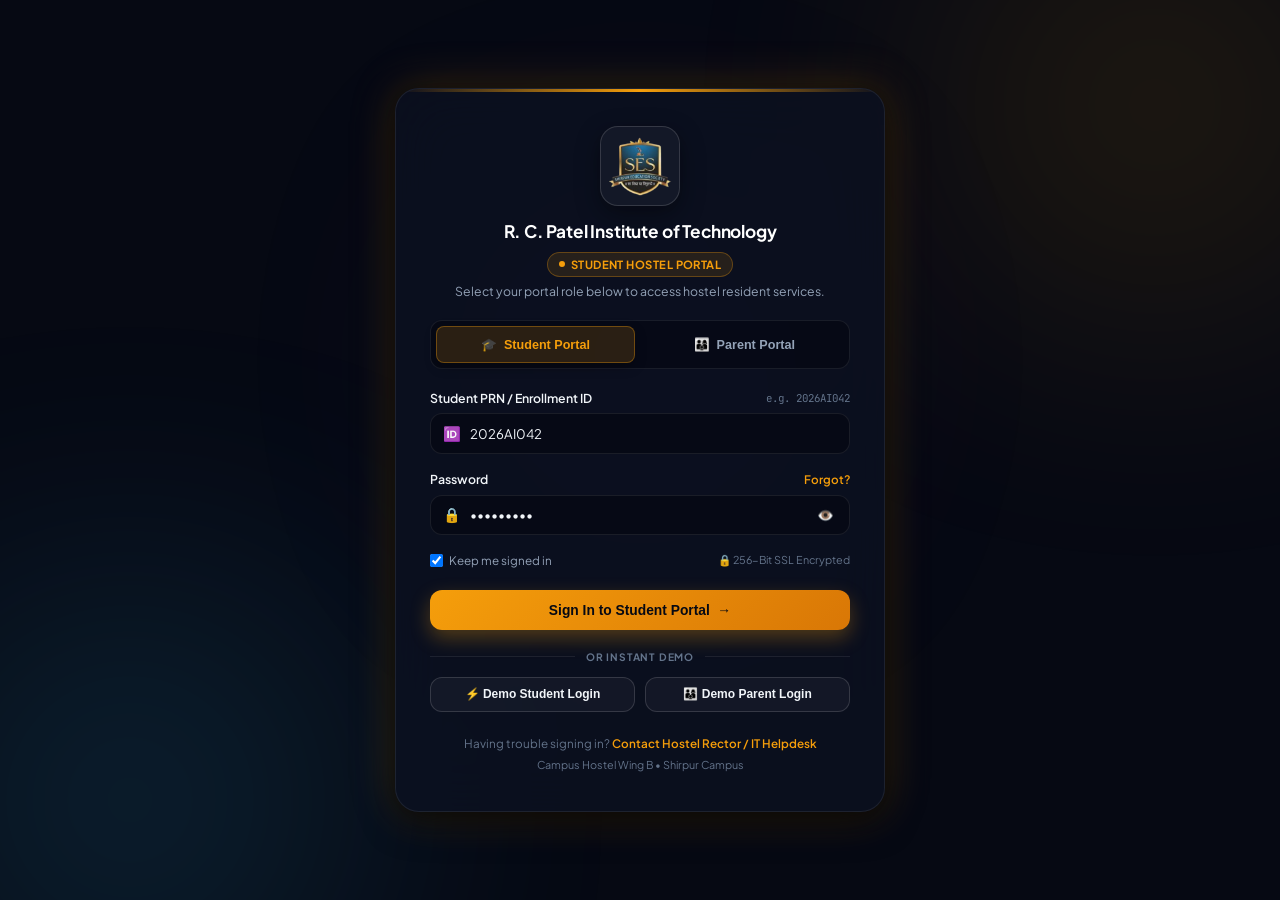
<file: frontend/INDEX.HTML>
<!DOCTYPE html>
<html lang="en">
<head>
    <meta charset="UTF-8">
    <meta name="viewport" content="width=device-width, initial-scale=1.0">
    <title>RCPIT Hostel Portal - Student & Parent Management | R. C. Patel Institute of Technology</title>
    <link rel="stylesheet" href="STYLE.CSS">
    <!-- Google Fonts -->
    <link rel="preconnect" href="https://fonts.googleapis.com">
    <link rel="preconnect" href="https://fonts.gstatic.com" crossorigin>
    <link href="https://fonts.googleapis.com/css2?family=Plus+Jakarta+Sans:wght@300;400;500;600;700;800&family=JetBrains+Mono:wght@400;500;600;700&display=swap" rel="stylesheet">
    <script src="script.js" defer></script>
</head>
<body data-theme="student">

    <!-- Ambient Lighting Background -->
    <div class="ambient-glow glow-1"></div>
    <div class="ambient-glow glow-2"></div>
    <div class="ambient-glow glow-3"></div>

    <!-- MAIN APP CONTAINER -->
    <div class="app-container" id="app-container">

        <!-- ============================================================= -->
        <!-- 1. AUTHENTICATION / LOGIN VIEW (STUDENT & PARENTS)            -->
        <!-- ============================================================= -->
        <div class="auth-view" id="auth-view">
            <div class="auth-card">
                <!-- Header / Logo -->
                <div class="auth-brand">
                    <div class="logo-wrapper">
                        <img src="LOGO.PNG.png" alt="RCPIT Official Logo" id="auth-logo">
                    </div>
                    <h1>R. C. Patel Institute of Technology</h1>
                    <div class="portal-tag" id="portal-tag-badge">
                        <span class="tag-dot"></span> <span id="portal-tag-text">Student Hostel Portal</span>
                    </div>
                    <p class="auth-subtitle" id="auth-subtitle">Select your portal role below to access hostel resident services.</p>
                </div>

                <!-- 2-Role Selector (Student / Parent) -->
                <div class="auth-role-tabs">
                    <button type="button" class="role-switch-btn active" data-role="student" id="role-btn-student">
                        <span class="role-icon">🎓</span>
                        <span class="role-title">Student Portal</span>
                    </button>
                    <button type="button" class="role-switch-btn" data-role="parent" id="role-btn-parent">
                        <span class="role-icon">👨‍👩‍👦</span>
                        <span class="role-title">Parent Portal</span>
                    </button>
                </div>

                <!-- Alert Message Box -->
                <div class="auth-alert" id="auth-alert" style="display: none;">
                    <span class="alert-icon">⚠️</span>
                    <span class="alert-text" id="auth-alert-text">Invalid Credentials</span>
                </div>

                <!-- Unified Login Form -->
                <form id="portal-login-form" class="auth-form" autocomplete="on">
                    
                    <!-- Student Field: PRN -->
                    <div class="form-group" id="group-student-prn">
                        <label for="input-student-prn">
                            <span>Student PRN / Enrollment ID</span>
                            <span class="badge-hint">e.g. 2026AI042</span>
                        </label>
                        <div class="input-container">
                            <span class="input-icon">🆔</span>
                            <input type="text" id="input-student-prn" name="student_prn" placeholder="Enter PRN (e.g. 2026AI042)" value="2026AI042" autocomplete="username">
                        </div>
                    </div>

                    <!-- Parent Field: Mobile / Email -->
                    <div class="form-group" id="group-parent-id" style="display: none;">
                        <label for="input-parent-id">
                            <span>Registered Parent Mobile / Email</span>
                            <span class="badge-hint">e.g. 9423199880</span>
                        </label>
                        <div class="input-container">
                            <span class="input-icon">📱</span>
                            <input type="text" id="input-parent-id" name="parent_id" placeholder="Enter registered phone or email" value="9423199880">
                        </div>
                    </div>

                    <!-- Parent Field: Child PRN -->
                    <div class="form-group" id="group-parent-ward" style="display: none;">
                        <label for="input-parent-ward">
                            <span>Linked Ward's Student PRN</span>
                            <span class="badge-hint">e.g. 2026AI042</span>
                        </label>
                        <div class="input-container">
                            <span class="input-icon">🔗</span>
                            <input type="text" id="input-parent-ward" name="parent_ward" placeholder="Enter Ward PRN (e.g. 2026AI042)" value="2026AI042">
                        </div>
                    </div>

                    <!-- Password Field -->
                    <div class="form-group">
                        <div class="label-row">
                            <label for="input-password">Password</label>
                            <a href="#" class="forgot-link" id="forgot-pass-btn">Forgot?</a>
                        </div>
                        <div class="input-container">
                            <span class="input-icon">🔒</span>
                            <input type="password" id="input-password" name="password" placeholder="Enter your password" value="hostel123" required autocomplete="current-password">
                            <button type="button" class="btn-toggle-pw" id="toggle-pw-btn" title="Toggle password visibility">👁️</button>
                        </div>
                    </div>

                    <div class="form-options">
                        <label class="remember-box">
                            <input type="checkbox" id="remember-me" checked>
                            <span>Keep me signed in</span>
                        </label>
                        <span class="security-badge">🔒 256-Bit SSL Encrypted</span>
                    </div>

                    <button type="submit" class="btn-primary-auth" id="btn-login-submit">
                        <span class="btn-text" id="btn-login-text">Sign In to Student Portal</span>
                        <span class="btn-arrow">→</span>
                    </button>
                </form>

                <!-- Quick One-Click Demo Access -->
                <div class="demo-auth-divider">
                    <span>OR INSTANT DEMO</span>
                </div>
                <div class="demo-btn-grid">
                    <button type="button" class="btn-demo-quick" id="btn-demo-student">
                        <span>⚡ Demo Student Login</span>
                    </button>
                    <button type="button" class="btn-demo-quick parent" id="btn-demo-parent">
                        <span>👨‍👩‍👦 Demo Parent Login</span>
                    </button>
                </div>

                <!-- Auth Footer -->
                <div class="auth-footer">
                    <p>Having trouble signing in? <a href="#" id="helpdesk-link">Contact Hostel Rector / IT Helpdesk</a></p>
                    <p class="campus-sub">Campus Hostel Wing B • Shirpur Campus</p>
                </div>
            </div>
        </div>


        <!-- ============================================================= -->
        <!-- 2. STUDENT DASHBOARD APPLICATION VIEW (9 MODULES)             -->
        <!-- ============================================================= -->
        <div class="dashboard-view" id="student-dashboard-view" style="display: none;">

            <!-- Top Header Bar -->
            <header class="app-header">
                <div class="header-left">
                    <button type="button" class="sidebar-toggle-btn" id="sidebar-toggle-btn-student" aria-label="Toggle navigation">
                        <span>☰</span>
                    </button>
                    <div class="brand-inline">
                        <img src="LOGO.PNG.png" alt="RCPIT Logo" class="header-logo">
                        <div class="brand-text-block">
                            <h2>RCPIT STUDENT HOSTEL PORTAL</h2>
                            <span>R. C. Patel Institute of Technology, Shirpur</span>
                        </div>
                    </div>
                </div>

                <div class="header-right">
                    <!-- Live Time & Status -->
                    <div class="live-status-card">
                        <div class="status-indicator online"></div>
                        <div class="live-text">
                            <span class="status-label">Hostel Status: <strong>In-Campus</strong></span>
                            <span class="clock-display live-clock-target">--:--:--</span>
                        </div>
                    </div>

                    <!-- Quick Notifications -->
                    <div class="header-action-wrapper">
                        <button type="button" class="btn-icon-head" onclick="switchStudentSection('section-notices')" title="Notices & Alerts">
                            <span class="icon">🔔</span>
                            <span class="notif-badge">3</span>
                        </button>
                    </div>

                    <!-- User Profile Quick Card -->
                    <div class="user-profile-menu">
                        <div class="user-avatar-circle student-avatar">RS</div>
                        <div class="user-meta-header">
                            <span class="user-meta-name">Rohit Sharma</span>
                            <span class="user-meta-role">PRN: 2026AI042 • Room B-304</span>
                        </div>
                        <button type="button" class="btn-signout" onclick="signOutToAuth()" title="Sign Out">
                            <span>🚪</span>
                            <span class="signout-text">Logout</span>
                        </button>
                    </div>
                </div>
            </header>

            <!-- Main App Body (Sidebar + Content Canvas) -->
            <div class="app-main-layout">

                <!-- SIDEBAR NAVIGATION -->
                <aside class="app-sidebar" id="student-sidebar">
                    <div class="student-mini-profile">
                        <div class="mini-avatar-wrap">
                            <div class="mini-avatar student-avatar">RS</div>
                            <span class="mini-badge-verified" title="Verified Resident">✓</span>
                        </div>
                        <h4>Rohit Sharma</h4>
                        <p class="mini-prn">PRN: 2026AI042</p>
                        <span class="mini-wing-pill">Block B (Boys) • Bed 02</span>
                    </div>

                    <div class="nav-section-title">STUDENT MODULES</div>
                    <nav class="sidebar-nav">
                        <!-- 1. Overview -->
                        <button type="button" class="nav-link student-nav active" data-target="section-overview">
                            <span class="nav-icon">📊</span>
                            <span class="nav-label">Dashboard Overview</span>
                        </button>

                        <!-- 2. Profile -->
                        <button type="button" class="nav-link student-nav" data-target="section-profile">
                            <span class="nav-icon">👤</span>
                            <span class="nav-label">Student Profile</span>
                        </button>

                        <!-- 3. Room Details -->
                        <button type="button" class="nav-link student-nav" data-target="section-room">
                            <span class="nav-icon">🛏️</span>
                            <span class="nav-label">Room Details</span>
                        </button>

                        <!-- 4. Complaint Submit -->
                        <button type="button" class="nav-link student-nav" data-target="section-complaint-submit">
                            <span class="nav-icon">✍️</span>
                            <span class="nav-label">Submit Complaint</span>
                        </button>

                        <!-- 5. Complaint Status -->
                        <button type="button" class="nav-link student-nav" data-target="section-complaint-status">
                            <span class="nav-icon">📋</span>
                            <span class="nav-label">Complaint Status</span>
                            <span class="nav-badge" id="badge-complaints-count">2</span>
                        </button>

                        <!-- 6. Attendance -->
                        <button type="button" class="nav-link student-nav" data-target="section-attendance">
                            <span class="nav-icon">📅</span>
                            <span class="nav-label">Attendance & Roll Call</span>
                        </button>

                        <!-- 7. Leave Request -->
                        <button type="button" class="nav-link student-nav" data-target="section-leave">
                            <span class="nav-icon">📝</span>
                            <span class="nav-label">Leave & Gate Pass</span>
                            <span class="nav-badge green">1 Active</span>
                        </button>

                        <!-- 8. Notices -->
                        <button type="button" class="nav-link student-nav" data-target="section-notices">
                            <span class="nav-icon">📢</span>
                            <span class="nav-label">Hostel Notices</span>
                            <span class="nav-badge new">New</span>
                        </button>

                        <!-- 9. Parent Details -->
                        <button type="button" class="nav-link student-nav" data-target="section-parents">
                            <span class="nav-icon">👨‍👩‍👦</span>
                            <span class="nav-label">Parent Details</span>
                        </button>
                    </nav>

                    <!-- Sidebar Support Footer -->
                    <div class="sidebar-help-box">
                        <div class="help-icon">🛡️</div>
                        <div class="help-text">
                            <strong>Warden Helpline</strong>
                            <span>Rec. Office: Ext. 402</span>
                        </div>
                        <a href="tel:+919876543210" class="btn-helpline-call">Call</a>
                    </div>
                </aside>

                <!-- MAIN CONTENT CANVAS FOR STUDENT -->
                <main class="app-content-canvas">

                    <!-- MODULE 1: DASHBOARD OVERVIEW -->
                    <section class="content-section student-section active" id="section-overview">
                        <div class="section-header-banner">
                            <div class="banner-text">
                                <span class="greeting-tag">Welcome Back 👋</span>
                                <h2>Student Command Center</h2>
                                <p>Manage your hostel residency, lodge room issues, apply for leave, and view announcements.</p>
                            </div>
                            <div class="banner-action">
                                <button type="button" class="btn-banner-primary" onclick="switchStudentSection('section-leave')">
                                    <span>🎟️ Quick Gate Pass</span>
                                </button>
                                <button type="button" class="btn-banner-secondary" onclick="switchStudentSection('section-complaint-submit')">
                                    <span>🛠️ Lodge Issue</span>
                                </button>
                            </div>
                        </div>

                        <!-- Top KPI Stats Row -->
                        <div class="kpi-grid">
                            <div class="kpi-card" onclick="switchStudentSection('section-room')">
                                <div class="kpi-icon-box amber">🛏️</div>
                                <div class="kpi-info">
                                    <span class="kpi-label">Allocated Room</span>
                                    <h3 class="kpi-val">Room B-304</h3>
                                    <span class="kpi-sub">Bed #02 • 3-Sharing Wing</span>
                                </div>
                            </div>

                            <div class="kpi-card" onclick="switchStudentSection('section-attendance')">
                                <div class="kpi-icon-box emerald">📊</div>
                                <div class="kpi-info">
                                    <span class="kpi-label">Roll Call Attendance</span>
                                    <h3 class="kpi-val">96.8%</h3>
                                    <span class="kpi-sub highlight-success">✓ 28 / 29 Days Present</span>
                                </div>
                            </div>

                            <div class="kpi-card" onclick="switchStudentSection('section-complaint-status')">
                                <div class="kpi-icon-box blue">📋</div>
                                <div class="kpi-info">
                                    <span class="kpi-label">Maintenance Tickets</span>
                                    <h3 class="kpi-val" id="overview-complaint-val">1 In Progress</h3>
                                    <span class="kpi-sub">Total 3 Lodged • 2 Resolved</span>
                                </div>
                            </div>

                            <div class="kpi-card" onclick="switchStudentSection('section-leave')">
                                <div class="kpi-icon-box violet">🎟️</div>
                                <div class="kpi-info">
                                    <span class="kpi-label">Gate Pass Status</span>
                                    <h3 class="kpi-val highlight-success">1 Approved</h3>
                                    <span class="kpi-sub">Valid till 09:30 PM Today</span>
                                </div>
                            </div>
                        </div>

                        <!-- Split Layout -->
                        <div class="dashboard-split-grid">
                            <div class="split-column">
                                <!-- Active Digital Gate Pass Box -->
                                <div class="panel-box">
                                    <div class="panel-box-header">
                                        <div class="panel-title-group">
                                            <span class="panel-emoji">🎫</span>
                                            <h3>Active Digital Gate Pass</h3>
                                        </div>
                                        <span class="status-pill active-approved">APPROVED BY RECTOR</span>
                                    </div>
                                    <div class="gate-pass-ticket">
                                        <div class="ticket-header">
                                            <div>
                                                <h4>LOCAL EVENING OUTING</h4>
                                                <span class="ticket-code">Pass ID: #RCPIT-GP-8842</span>
                                            </div>
                                            <div class="ticket-qr-mock">
                                                <span class="qr-label">SECURITY SCAN</span>
                                                <div class="qr-matrix">▦▨▧</div>
                                            </div>
                                        </div>
                                        <div class="ticket-body-grid">
                                            <div>
                                                <label>Student Name</label>
                                                <p>Rohit Sharma (2026AI042)</p>
                                            </div>
                                            <div>
                                                <label>Destination</label>
                                                <p>City Market / Stationary</p>
                                            </div>
                                            <div>
                                                <label>Exit Allowed From</label>
                                                <p>Today, 05:30 PM</p>
                                            </div>
                                            <div>
                                                <label>Must Return By</label>
                                                <p class="return-time">Today, 09:30 PM</p>
                                            </div>
                                        </div>
                                        <div class="ticket-footer">
                                            <span>🛡️ Digital Rector Signature: <strong>Dr. V. K. Patil (Verified)</strong></span>
                                        </div>
                                    </div>
                                </div>

                                <!-- Recent Complaint Activity -->
                                <div class="panel-box">
                                    <div class="panel-box-header">
                                        <div class="panel-title-group">
                                            <span class="panel-emoji">🛠️</span>
                                            <h3>Active Room Maintenance</h3>
                                        </div>
                                        <button type="button" class="btn-link-action" onclick="switchStudentSection('section-complaint-status')">View All →</button>
                                    </div>
                                    <div class="compact-ticket-item">
                                        <div class="ticket-status-dot in-progress"></div>
                                        <div class="ticket-details">
                                            <div class="ticket-title-row">
                                                <strong>Ceiling Fan Speed Regulator Issue</strong>
                                                <span class="status-badge-inline in-progress">In Progress</span>
                                            </div>
                                            <p>Technician Mr. Kailash assigned. Inspection scheduled today at 4:30 PM.</p>
                                            <span class="ticket-time-tag">Ticket #TCK-309 • Electrical • Bed 02</span>
                                        </div>
                                    </div>
                                </div>
                            </div>

                            <div class="split-column">
                                <!-- Notice Board Preview -->
                                <div class="panel-box">
                                    <div class="panel-box-header">
                                        <div class="panel-title-group">
                                            <span class="panel-emoji">📢</span>
                                            <h3>Pinned Notices & Circulars</h3>
                                        </div>
                                        <button type="button" class="btn-link-action" onclick="switchStudentSection('section-notices')">All Notices (4) →</button>
                                    </div>
                                    <div class="notice-card-compact urgent">
                                        <div class="notice-top">
                                            <span class="badge-urgent">URGENT NOTICE</span>
                                            <span class="notice-date">Today, 04:30 PM</span>
                                        </div>
                                        <h4>Hostel Night Roll Call Timings Strict Compliance</h4>
                                        <p>All residents must be present in their respective rooms for the 09:45 PM biometric inspection roll call.</p>
                                        <span class="notice-author">Issued by: Rector Office (Block B)</span>
                                    </div>

                                    <div class="notice-card-compact">
                                        <div class="notice-top">
                                            <span class="badge-general">MESS COMMITTEE</span>
                                            <span class="notice-date">Yesterday</span>
                                        </div>
                                        <h4>Sunday Special Feast Dinner Menu</h4>
                                        <p>Special dinner feast planned for all hostel wings this Sunday from 07:30 PM to 09:45 PM.</p>
                                    </div>
                                </div>

                                <!-- Quick Student Snapshot -->
                                <div class="panel-box">
                                    <div class="panel-box-header">
                                        <div class="panel-title-group">
                                            <span class="panel-emoji">📌</span>
                                            <h3>Resident Quick Summary</h3>
                                        </div>
                                    </div>
                                    <div class="quick-summary-list">
                                        <div class="summary-row">
                                            <span>Branch / Academic Year</span>
                                            <strong>B.Tech AI & Data Science (Year 3)</strong>
                                        </div>
                                        <div class="summary-row">
                                            <span>Hostel Warden / Rector</span>
                                            <strong>Dr. V. K. Patil (Mob: 9822334455)</strong>
                                        </div>
                                        <div class="summary-row">
                                            <span>Mess Token Number</span>
                                            <strong class="highlight-success">Active Card #RCPIT-M-8821</strong>
                                        </div>
                                        <div class="summary-row">
                                            <span>Hostel Fee Status</span>
                                            <strong class="highlight-success">₹65,000 Paid (No Dues)</strong>
                                        </div>
                                    </div>
                                </div>
                            </div>
                        </div>
                    </section>

                    <!-- MODULE 2: STUDENT PROFILE -->
                    <section class="content-section student-section" id="section-profile">
                        <div class="section-title-wrap">
                            <div>
                                <h2>Student Resident Profile</h2>
                                <p>Personal, academic, and residential credentials registered in RCPIT Hostel master records.</p>
                            </div>
                            <button type="button" class="btn-primary-action" onclick="window.print()">
                                <span>🖨️ Print Resident ID Slip</span>
                            </button>
                        </div>

                        <div class="profile-layout-grid">
                            <!-- Digital ID Card -->
                            <div class="student-id-card-preview">
                                <div class="id-card-header">
                                    <img src="LOGO.PNG.png" alt="RCPIT Logo" class="id-logo">
                                    <div>
                                        <h3>R. C. PATEL INSTITUTE OF TECHNOLOGY</h3>
                                        <span>HOSTEL RESIDENT DIGITAL CARD</span>
                                    </div>
                                </div>
                                <div class="id-card-body">
                                    <div class="id-photo-frame">
                                        <div class="id-photo-placeholder student-avatar">RS</div>
                                        <span class="id-active-tag">ACTIVE RESIDENT</span>
                                    </div>
                                    <div class="id-student-info">
                                        <h3>Rohit Sharma</h3>
                                        <p class="id-prn">PRN: <strong>2026AI042</strong></p>
                                        <p class="id-dept">Dept of Artificial Intelligence & Data Science</p>
                                        <div class="id-room-badge">
                                            <span>Hostel: <strong>Block B</strong></span>
                                            <span>Room: <strong>B-304 (Bed 2)</strong></span>
                                        </div>
                                    </div>
                                </div>
                                <div class="id-card-footer">
                                    <div class="barcode-mock">||| | |||| | | ||||| || | |||| |||</div>
                                    <span>Academic Session 2025 - 2026</span>
                                </div>
                            </div>

                            <!-- Details Column -->
                            <div class="profile-details-column">
                                <div class="panel-box">
                                    <div class="panel-box-header">
                                        <div class="panel-title-group">
                                            <span class="panel-emoji">🎓</span>
                                            <h3>Academic & Personal Information</h3>
                                        </div>
                                    </div>
                                    <div class="details-form-grid">
                                        <div class="field-item">
                                            <label>Full Student Name</label>
                                            <div class="field-val">Rohit Devendra Sharma</div>
                                        </div>
                                        <div class="field-item">
                                            <label>Permanent PRN Number</label>
                                            <div class="field-val font-mono">2026AI042</div>
                                        </div>
                                        <div class="field-item">
                                            <label>Degree & Branch</label>
                                            <div class="field-val">B.Tech - Artificial Intelligence & Data Science</div>
                                        </div>
                                        <div class="field-item">
                                            <label>Academic Year & Semester</label>
                                            <div class="field-val">Third Year (Semester VI)</div>
                                        </div>
                                        <div class="field-item">
                                            <label>Official College Email</label>
                                            <div class="field-val font-mono">rohit.sharma@rcpit.ac.in</div>
                                        </div>
                                        <div class="field-item">
                                            <label>Student Contact Number</label>
                                            <div class="field-val font-mono">+91 98765 43210</div>
                                        </div>
                                        <div class="field-item">
                                            <label>Date of Birth</label>
                                            <div class="field-val">12 July 2004</div>
                                        </div>
                                        <div class="field-item">
                                            <label>Blood Group</label>
                                            <div class="field-val highlight-danger">O +ve</div>
                                        </div>
                                    </div>
                                </div>

                                <div class="panel-box">
                                    <div class="panel-box-header">
                                        <div class="panel-title-group">
                                            <span class="panel-emoji">🏢</span>
                                            <h3>Hostel Allotment & Security Records</h3>
                                        </div>
                                    </div>
                                    <div class="details-form-grid">
                                        <div class="field-item">
                                            <label>Hostel Wing / Block</label>
                                            <div class="field-val">Block B (Boys Senior Hostel)</div>
                                        </div>
                                        <div class="field-item">
                                            <label>Room & Floor</label>
                                            <div class="field-val">Room B-304 (3rd Floor)</div>
                                        </div>
                                        <div class="field-item">
                                            <label>Bed Allotment</label>
                                            <div class="field-val">Bed #02 (Window Side)</div>
                                        </div>
                                        <div class="field-item">
                                            <label>Admission Date</label>
                                            <div class="field-val">01 July 2024</div>
                                        </div>
                                        <div class="field-item">
                                            <label>Biometric Punch ID</label>
                                            <div class="field-val font-mono">BIO-RCPIT-0942</div>
                                        </div>
                                        <div class="field-item">
                                            <label>Disciplinary Record</label>
                                            <div class="field-val highlight-success">Clean Record (Zero Infractions)</div>
                                        </div>
                                    </div>
                                </div>
                            </div>
                        </div>
                    </section>

                    <!-- MODULE 3: ROOM DETAILS -->
                    <section class="content-section student-section" id="section-room">
                        <div class="section-title-wrap">
                            <div>
                                <h2>Room Details & Roommates</h2>
                                <p>Information about your allocated room, furniture inventory, utilities, and fellow roommates.</p>
                            </div>
                            <button type="button" class="btn-primary-action" onclick="switchStudentSection('section-complaint-submit')">
                                <span>🛠️ Report Room Fixture Issue</span>
                            </button>
                        </div>

                        <div class="room-hero-card">
                            <div class="room-hero-left">
                                <div class="room-badge-large">B-304</div>
                                <div>
                                    <h3>Hostel Block B • 3rd Floor (East Wing)</h3>
                                    <p>3-Sharing Deluxe Student Room with Attached Washroom & Balcony</p>
                                    <div class="room-tags">
                                        <span class="tag-pill">🛏️ 3 Bed Capacity</span>
                                        <span class="tag-pill">📶 High-Speed LAN + Wi-Fi</span>
                                        <span class="tag-pill">⚡ 24/7 Power Backup</span>
                                        <span class="tag-pill">🚿 Solar Hot Water</span>
                                    </div>
                                </div>
                            </div>
                            <div class="room-hero-right">
                                <div class="bed-allocated-box">
                                    <span>YOUR BED NUMBER</span>
                                    <h2>BED #02</h2>
                                    <small>East Window Facing</small>
                                </div>
                            </div>
                        </div>

                        <div class="dashboard-split-grid">
                            <div class="split-column">
                                <div class="panel-box">
                                    <div class="panel-box-header">
                                        <div class="panel-title-group">
                                            <span class="panel-emoji">👥</span>
                                            <h3>Assigned Roommates</h3>
                                        </div>
                                        <span class="badge-count">3 / 3 Occupied</span>
                                    </div>
                                    <div class="roommates-list">
                                        <div class="roommate-card current-user">
                                            <div class="roommate-avatar self">RS</div>
                                            <div class="roommate-info">
                                                <div class="roommate-name-row">
                                                    <h4>Rohit Sharma <span class="self-tag">(You)</span></h4>
                                                    <span class="bed-pill">Bed #02</span>
                                                </div>
                                                <p>PRN: 2026AI042 • B.Tech AI & DS (Yr 3)</p>
                                                <div class="roommate-contact">
                                                    <span>📞 +91 98765 43210</span>
                                                    <span>📍 Hometown: Nashik</span>
                                                </div>
                                            </div>
                                        </div>
                                        <div class="roommate-card">
                                            <div class="roommate-avatar">AP</div>
                                            <div class="roommate-info">
                                                <div class="roommate-name-row">
                                                    <h4>Aditya Patil</h4>
                                                    <span class="bed-pill">Bed #01</span>
                                                </div>
                                                <p>PRN: 2026CS108 • B.Tech Computer Engg (Yr 3)</p>
                                                <div class="roommate-contact">
                                                    <span>📞 +91 98234 11223</span>
                                                    <span>📍 Hometown: Jalgaon</span>
                                                </div>
                                            </div>
                                        </div>
                                        <div class="roommate-card">
                                            <div class="roommate-avatar">SK</div>
                                            <div class="roommate-info">
                                                <div class="roommate-name-row">
                                                    <h4>Sameer Kulkarni</h4>
                                                    <span class="bed-pill">Bed #03</span>
                                                </div>
                                                <p>PRN: 2026IT055 • B.Tech Information Tech (Yr 3)</p>
                                                <div class="roommate-contact">
                                                    <span>📞 +91 94032 88771</span>
                                                    <span>📍 Hometown: Pune</span>
                                                </div>
                                            </div>
                                        </div>
                                    </div>
                                </div>
                            </div>

                            <div class="split-column">
                                <div class="panel-box">
                                    <div class="panel-box-header">
                                        <div class="panel-title-group">
                                            <span class="panel-emoji">📦</span>
                                            <h3>Room Inventory & Fixture Status</h3>
                                        </div>
                                        <span class="badge-status ok">All Inspected ✓</span>
                                    </div>
                                    <div class="inventory-grid">
                                        <div class="inventory-item">
                                            <span class="inv-icon">🛏️</span>
                                            <div class="inv-info"><strong>Study Cot & Mattress</strong><span>Tag: B304-BED-2</span></div>
                                            <span class="inv-status good">Good</span>
                                        </div>
                                        <div class="inventory-item">
                                            <span class="inv-icon">📚</span>
                                            <div class="inv-info"><strong>Study Table & Chair</strong><span>Tag: B304-TBL-2</span></div>
                                            <span class="inv-status good">Good</span>
                                        </div>
                                        <div class="inventory-item">
                                            <span class="inv-icon">🚪</span>
                                            <div class="inv-info"><strong>Steel Almirah Locker</strong><span>Tag: B304-LKR-2</span></div>
                                            <span class="inv-status good">Good</span>
                                        </div>
                                        <div class="inventory-item">
                                            <span class="inv-icon">💡</span>
                                            <div class="inv-info"><strong>Tube light & Night Lamp</strong><span>LED 20W</span></div>
                                            <span class="inv-status good">Working</span>
                                        </div>
                                        <div class="inventory-item">
                                            <span class="inv-icon">🌀</span>
                                            <div class="inv-info"><strong>Ceiling Fan & Regulator</strong><span>Regulator check required</span></div>
                                            <span class="inv-status repair">Repair Open</span>
                                        </div>
                                        <div class="inventory-item">
                                            <span class="inv-icon">🌐</span>
                                            <div class="inv-info"><strong>Gigabit LAN Port</strong><span>Port #B304-P2</span></div>
                                            <span class="inv-status good">Active</span>
                                        </div>
                                    </div>
                                </div>
                            </div>
                        </div>
                    </section>

                    <!-- MODULE 4: COMPLAINT SUBMIT -->
                    <section class="content-section student-section" id="section-complaint-submit">
                        <div class="section-title-wrap">
                            <div>
                                <h2>Submit Room Maintenance / Complaint</h2>
                                <p>Lodge electrical, plumbing, Wi-Fi, carpentry, cleanliness, or food complaints directly to hostel maintenance staff.</p>
                            </div>
                            <button type="button" class="btn-secondary-action" onclick="switchStudentSection('section-complaint-status')">
                                <span>📋 View Past Complaint Status</span>
                            </button>
                        </div>

                        <div class="form-card-container">
                            <div class="form-card">
                                <form id="complaint-submission-form" class="app-form">
                                    <div class="form-row-2">
                                        <div class="form-group">
                                            <label for="complaint-category">Issue Category <span class="req">*</span></label>
                                            <div class="input-container">
                                                <span class="input-icon">📂</span>
                                                <select id="complaint-category" class="select-input" required>
                                                    <option value="" disabled selected>Select category of grievance</option>
                                                    <option value="Electrical">⚡ Electrical (Fan, Light, Switch, Geyser)</option>
                                                    <option value="Plumbing">🚰 Plumbing (Tap Leak, Bathroom, Flush)</option>
                                                    <option value="Internet / Wi-Fi">🌐 Wi-Fi & LAN Network Issue</option>
                                                    <option value="Carpentry & Furniture">🪑 Carpentry (Bed, Table, Almirah)</option>
                                                    <option value="Cleanliness & Housekeeping">🧹 Housekeeping & Room Cleanliness</option>
                                                    <option value="Mess & Food">🍱 Mess Food Quality / Drinking Water</option>
                                                </select>
                                            </div>
                                        </div>
                                        <div class="form-group">
                                            <label for="complaint-priority">Priority / Urgency Level <span class="req">*</span></label>
                                            <div class="input-container">
                                                <span class="input-icon">🚨</span>
                                                <select id="complaint-priority" class="select-input" required>
                                                    <option value="Medium" selected>🟡 Medium (Within 24 Hours)</option>
                                                    <option value="High">🟠 High Priority (Within 6 Hours)</option>
                                                    <option value="Emergency">🔴 Critical / Emergency (Immediate Dispatch)</option>
                                                    <option value="Low">🟢 Low Priority (Routine Maintenance)</option>
                                                </select>
                                            </div>
                                        </div>
                                    </div>

                                    <div class="form-row-2">
                                        <div class="form-group">
                                            <label for="complaint-room">Location / Room Number <span class="req">*</span></label>
                                            <div class="input-container">
                                                <span class="input-icon">📍</span>
                                                <input type="text" id="complaint-room" value="Room B-304 (Bed 2)" required>
                                            </div>
                                        </div>
                                        <div class="form-group">
                                            <label for="complaint-time-pref">Preferred Visit Time</label>
                                            <div class="input-container">
                                                <span class="input-icon">⏰</span>
                                                <select id="complaint-time-pref" class="select-input">
                                                    <option value="Morning (9:00 AM - 12:00 PM)">Morning (9:00 AM - 12:00 PM)</option>
                                                    <option value="Afternoon (2:00 PM - 5:00 PM)" selected>Afternoon (2:00 PM - 5:00 PM)</option>
                                                    <option value="Evening (5:00 PM - 7:30 PM)">Evening (5:00 PM - 7:30 PM)</option>
                                                </select>
                                            </div>
                                        </div>
                                    </div>

                                    <div class="form-group">
                                        <label for="complaint-title">Brief Complaint Subject <span class="req">*</span></label>
                                        <div class="input-container">
                                            <span class="input-icon">📌</span>
                                            <input type="text" id="complaint-title" placeholder="e.g. Bathroom tap leaking or Study light not glowing" required>
                                        </div>
                                    </div>

                                    <div class="form-group">
                                        <label for="complaint-description">Detailed Description of Problem <span class="req">*</span></label>
                                        <textarea id="complaint-description" rows="4" placeholder="Please describe the exact issue to help the maintenance technician..." required></textarea>
                                    </div>

                                    <div class="form-group">
                                        <label>Attach Photo (Optional)</label>
                                        <div class="file-upload-dropzone" id="file-dropzone">
                                            <span class="upload-icon">📷</span>
                                            <p><strong>Click to browse photo</strong> or drag image here</p>
                                            <input type="file" id="complaint-file" accept="image/*" style="display:none;">
                                            <div id="file-preview-name" class="file-preview-badge" style="display:none;"></div>
                                        </div>
                                    </div>

                                    <div class="form-btn-actions">
                                        <button type="submit" class="btn-submit-main">
                                            <span>🛠️ Lodge Maintenance Complaint</span>
                                        </button>
                                        <button type="reset" class="btn-reset-main">
                                            <span>Clear Form</span>
                                        </button>
                                    </div>
                                </form>
                            </div>

                            <div class="form-guidelines-box">
                                <h3>💡 Maintenance Guidelines</h3>
                                <ul class="guideline-list">
                                    <li><strong>Emergency Issues:</strong> For water pipe burst or spark hazards, contact the Rector directly at <code>Ext. 402</code>.</li>
                                    <li><strong>Technician Entry:</strong> Staff will enter only when resident is present or authorized.</li>
                                    <li><strong>Live Tracking:</strong> Updates appear in <em>Complaint Status</em> module.</li>
                                </ul>
                            </div>
                        </div>
                    </section>

                    <!-- MODULE 5: COMPLAINT STATUS -->
                    <section class="content-section student-section" id="section-complaint-status">
                        <div class="section-title-wrap">
                            <div>
                                <h2>Complaint Status & History</h2>
                                <p>Track the real-time status of all grievances and maintenance tickets lodged by you.</p>
                            </div>
                            <button type="button" class="btn-primary-action" onclick="switchStudentSection('section-complaint-submit')">
                                <span>✍️ Submit New Complaint</span>
                            </button>
                        </div>

                        <div class="filter-bar">
                            <div class="filter-tabs">
                                <button type="button" class="filter-tab student-cfilter active" data-filter="all">All Complaints (<span id="count-all">3</span>)</button>
                                <button type="button" class="filter-tab student-cfilter" data-filter="In Progress">In Progress (<span id="count-inprogress">1</span>)</button>
                                <button type="button" class="filter-tab student-cfilter" data-filter="Pending">Pending (<span id="count-pending">0</span>)</button>
                                <button type="button" class="filter-tab student-cfilter" data-filter="Resolved">Resolved (<span id="count-resolved">2</span>)</button>
                            </div>
                            <div class="search-input-box">
                                <span class="search-icon">🔍</span>
                                <input type="text" id="search-complaints" placeholder="Search tickets by ID or title...">
                            </div>
                        </div>

                        <div class="complaints-card-list" id="complaints-container"></div>
                    </section>

                    <!-- MODULE 6: ATTENDANCE & ROLL CALL -->
                    <section class="content-section student-section" id="section-attendance">
                        <div class="section-title-wrap">
                            <div>
                                <h2>Hostel Attendance & Night Roll Call</h2>
                                <p>Daily 09:45 PM night roll call records, monthly attendance percentage, and biometric log verification.</p>
                            </div>
                            <div class="attendance-filter-month">
                                <span>Month: <strong>August 2026</strong></span>
                            </div>
                        </div>

                        <div class="kpi-grid">
                            <div class="kpi-card">
                                <div class="kpi-icon-box emerald">📈</div>
                                <div class="kpi-info">
                                    <span class="kpi-label">Monthly Attendance Rate</span>
                                    <h3 class="kpi-val highlight-success">96.8%</h3>
                                    <span class="kpi-sub">Target: Minimum 85% Required</span>
                                </div>
                            </div>
                            <div class="kpi-card">
                                <div class="kpi-icon-box emerald">✅</div>
                                <div class="kpi-info">
                                    <span class="kpi-label">Present Days</span>
                                    <h3 class="kpi-val">28 Days</h3>
                                    <span class="kpi-sub">In-room biometric verified</span>
                                </div>
                            </div>
                            <div class="kpi-card">
                                <div class="kpi-icon-box blue">🏖️</div>
                                <div class="kpi-info">
                                    <span class="kpi-label">Approved Leaves</span>
                                    <h3 class="kpi-val">1 Day</h3>
                                    <span class="kpi-sub">Home visit with parent consent</span>
                                </div>
                            </div>
                            <div class="kpi-card">
                                <div class="kpi-icon-box amber">⚠️</div>
                                <div class="kpi-info">
                                    <span class="kpi-label">Unexcused Absences</span>
                                    <h3 class="kpi-val highlight-success">0 Days</h3>
                                    <span class="kpi-sub">Clean record maintained</span>
                                </div>
                            </div>
                        </div>

                        <div class="panel-box">
                            <div class="panel-box-header">
                                <div class="panel-title-group">
                                    <span class="panel-emoji">📋</span>
                                    <h3>Daily Night Roll Call Attendance Log (August 2026)</h3>
                                </div>
                                <span class="badge-status ok">Roll Call Time: 09:45 PM Daily</span>
                            </div>
                            <div class="table-responsive">
                                <table class="app-table">
                                    <thead>
                                        <tr>
                                            <th>Date & Day</th>
                                            <th>Inspection Time</th>
                                            <th>Verification Mode</th>
                                            <th>Warden In-Charge</th>
                                            <th>Attendance Status</th>
                                            <th>Remarks</th>
                                        </tr>
                                    </thead>
                                    <tbody id="student-attendance-tbody"></tbody>
                                </table>
                            </div>
                        </div>
                    </section>

                    <!-- MODULE 7: LEAVE REQUEST & GATE PASS -->
                    <section class="content-section student-section" id="section-leave">
                        <div class="section-title-wrap">
                            <div>
                                <h2>Leave Request & Digital Gate Pass</h2>
                                <p>Apply for local outing, night stay, weekend home visit, or medical leave. Generates QR-verified digital pass upon Rector approval.</p>
                            </div>
                        </div>

                        <div class="dashboard-split-grid">
                            <div class="split-column">
                                <div class="panel-box">
                                    <div class="panel-box-header">
                                        <div class="panel-title-group">
                                            <span class="panel-emoji">✍️</span>
                                            <h3>New Leave / Gate Pass Application</h3>
                                        </div>
                                    </div>
                                    <form id="leave-request-form" class="app-form">
                                        <div class="form-group">
                                            <label for="leave-type">Pass / Leave Category <span class="req">*</span></label>
                                            <div class="input-container">
                                                <span class="input-icon">🎟️</span>
                                                <select id="leave-type" class="select-input" required>
                                                    <option value="Local Evening Outing (Market)">🛍️ Local Evening Outing (Return by 09:30 PM)</option>
                                                    <option value="Weekend Home Visit">🏡 Weekend Home Visit (Parent Consent Required)</option>
                                                    <option value="Night Stay Pass">🌙 Night Stay / Relative Visit</option>
                                                    <option value="Emergency Medical Leave">🏥 Emergency Medical Pass</option>
                                                </select>
                                            </div>
                                        </div>
                                        <div class="form-row-2">
                                            <div class="form-group">
                                                <label for="leave-from-date">Departure Date & Time <span class="req">*</span></label>
                                                <div class="input-container">
                                                    <span class="input-icon">📅</span>
                                                    <input type="datetime-local" id="leave-from-date" required>
                                                </div>
                                            </div>
                                            <div class="form-group">
                                                <label for="leave-to-date">Expected Return Date & Time <span class="req">*</span></label>
                                                <div class="input-container">
                                                    <span class="input-icon">⏰</span>
                                                    <input type="datetime-local" id="leave-to-date" required>
                                                </div>
                                            </div>
                                        </div>
                                        <div class="form-group">
                                            <label for="leave-destination">Destination City & Address <span class="req">*</span></label>
                                            <div class="input-container">
                                                <span class="input-icon">📍</span>
                                                <input type="text" id="leave-destination" placeholder="e.g. Shirpur Market OR Home (Flat 402, Nashik Road)" required>
                                            </div>
                                        </div>
                                        <div class="form-group">
                                            <label for="leave-reason">Purpose & Reason of Leave <span class="req">*</span></label>
                                            <textarea id="leave-reason" rows="3" placeholder="Explain reason for leave and travel details..." required></textarea>
                                        </div>
                                        <div class="form-group">
                                            <label for="leave-parent-phone">Parent Contact for Digital Consent</label>
                                            <div class="input-container">
                                                <span class="input-icon">📞</span>
                                                <input type="tel" id="leave-parent-phone" value="+91 94231 99880" readonly>
                                            </div>
                                            <small class="field-note">Parent portal and SMS notifications sent automatically.</small>
                                        </div>
                                        <button type="submit" class="btn-submit-main">
                                            <span>🚀 Submit Leave Application to Rector</span>
                                        </button>
                                    </form>
                                </div>
                            </div>

                            <div class="split-column">
                                <div class="panel-box">
                                    <div class="panel-box-header">
                                        <div class="panel-title-group">
                                            <span class="panel-emoji">🎫</span>
                                            <h3>Your Active & Recent Gate Passes</h3>
                                        </div>
                                    </div>
                                    <div class="passes-list" id="passes-container"></div>
                                </div>
                            </div>
                        </div>
                    </section>

                    <!-- MODULE 8: NOTICES -->
                    <section class="content-section student-section" id="section-notices">
                        <div class="section-title-wrap">
                            <div>
                                <h2>Official Hostel Notices & Circulars</h2>
                                <p>Announcements, roll call directives, mess schedules, and administrative notifications for residents.</p>
                            </div>
                        </div>
                        <div class="filter-bar">
                            <div class="filter-tabs">
                                <button type="button" class="filter-tab student-nfilter active" data-notice-cat="all">All Notices (4)</button>
                                <button type="button" class="filter-tab student-nfilter" data-notice-cat="urgent">Urgent Alerts (1)</button>
                                <button type="button" class="filter-tab student-nfilter" data-notice-cat="mess">Mess & Dining (1)</button>
                                <button type="button" class="filter-tab student-nfilter" data-notice-cat="general">General & Rules (2)</button>
                            </div>
                        </div>
                        <div class="notices-grid" id="student-notices-container"></div>
                    </section>

                    <!-- MODULE 9: PARENT DETAILS -->
                    <section class="content-section student-section" id="section-parents">
                        <div class="section-title-wrap">
                            <div>
                                <h2>Parent & Guardian Details</h2>
                                <p>Verified parent contacts, permanent home address, local guardian details, and emergency communication records.</p>
                            </div>
                        </div>

                        <div class="dashboard-split-grid">
                            <div class="split-column">
                                <div class="panel-box">
                                    <div class="panel-box-header">
                                        <div class="panel-title-group">
                                            <span class="panel-emoji">👨‍👩‍👦</span>
                                            <h3>Primary Parent Information</h3>
                                        </div>
                                        <span class="badge-status ok">Verified on Master DB ✓</span>
                                    </div>
                                    <div class="parent-info-layout">
                                        <div class="parent-block">
                                            <div class="parent-avatar-box">👨</div>
                                            <div class="parent-text-fields">
                                                <label>Father's Name</label>
                                                <h4>Mr. Rajesh Devendra Sharma</h4>
                                                <span class="parent-sub-tag">Occupation: Senior Civil Engineer (PWD)</span>
                                                <div class="contact-actions-row">
                                                    <a href="tel:+919423199880" class="btn-contact-pill"><span>📞</span> +91 94231 99880</a>
                                                    <a href="https://wa.me/919423199880" target="_blank" class="btn-whatsapp-pill"><span>💬</span> WhatsApp</a>
                                                </div>
                                            </div>
                                        </div>
                                        <div class="parent-block">
                                            <div class="parent-avatar-box">👩</div>
                                            <div class="parent-text-fields">
                                                <label>Mother's Name</label>
                                                <h4>Mrs. Sunita Rajesh Sharma</h4>
                                                <span class="parent-sub-tag">Occupation: Professor / Homemaker</span>
                                                <div class="contact-actions-row">
                                                    <a href="tel:+919423199881" class="btn-contact-pill"><span>📞</span> +91 94231 99881</a>
                                                </div>
                                            </div>
                                        </div>
                                        <div class="parent-block">
                                            <div class="parent-avatar-box">✉️</div>
                                            <div class="parent-text-fields">
                                                <label>Registered Parent Email ID</label>
                                                <h4 class="font-mono">rajesh.sharma.nashik@gmail.com</h4>
                                                <span class="parent-sub-tag">Auto-receives leave approvals & roll-call alerts</span>
                                            </div>
                                        </div>
                                    </div>
                                </div>
                            </div>

                            <div class="split-column">
                                <div class="panel-box">
                                    <div class="panel-box-header">
                                        <div class="panel-title-group">
                                            <span class="panel-emoji">🏡</span>
                                            <h3>Permanent Home Address</h3>
                                        </div>
                                    </div>
                                    <div class="address-box-content">
                                        <p class="address-text">
                                            <strong>Flat No. 402, 'Shree Ganesh Heights',</strong><br>
                                            Near Samarth Nagar Water Tank, Gangapur Road,<br>
                                            Nashik, Maharashtra - 422013 (India)
                                        </p>
                                        <div class="address-meta-row">
                                            <span>Distance from Campus: <strong>~185 km</strong></span>
                                            <span>Travel Route: <strong>MSRTC / NH-52</strong></span>
                                        </div>
                                    </div>
                                </div>

                                <div class="panel-box">
                                    <div class="panel-box-header">
                                        <div class="panel-title-group">
                                            <span class="panel-emoji">🛡️</span>
                                            <h3>Local Guardian (Shirpur Region)</h3>
                                        </div>
                                        <span class="badge-status ok">Emergency Contact</span>
                                    </div>
                                    <div class="parent-block">
                                        <div class="parent-avatar-box">👤</div>
                                        <div class="parent-text-fields">
                                            <label>Local Guardian Name</label>
                                            <h4>Mr. Mahendra S. Patil</h4>
                                            <span class="parent-sub-tag">Relation: Maternal Uncle (Resident of Shirpur)</span>
                                            <p style="font-size:0.85rem; color:var(--text-muted); margin:0.3rem 0;">Address: 12, Karvand Naka Road, Shirpur</p>
                                            <div class="contact-actions-row">
                                                <a href="tel:+919890123456" class="btn-contact-pill"><span>📞</span> +91 98901 23456</a>
                                            </div>
                                        </div>
                                    </div>
                                </div>
                            </div>
                        </div>
                    </section>

                </main>
            </div>
        </div>


        <!-- ============================================================= -->
        <!-- 3. PARENT DASHBOARD APPLICATION VIEW (8 DEDICATED MODULES)     -->
        <!-- ============================================================= -->
        <div class="dashboard-view" id="parent-dashboard-view" style="display: none;">

            <!-- Parent Top Header Bar -->
            <header class="app-header parent-theme-header">
                <div class="header-left">
                    <button type="button" class="sidebar-toggle-btn" id="sidebar-toggle-btn-parent" aria-label="Toggle navigation">
                        <span>☰</span>
                    </button>
                    <div class="brand-inline">
                        <img src="LOGO.PNG.png" alt="RCPIT Logo" class="header-logo">
                        <div class="brand-text-block">
                            <h2>RCPIT PARENT MONITORING PORTAL</h2>
                            <span>Ward: <strong>Rohit Sharma (2026AI042)</strong> • Room B-304</span>
                        </div>
                    </div>
                </div>

                <div class="header-right">
                    <!-- Live Campus Status -->
                    <div class="live-status-card parent-live-card">
                        <div class="status-indicator online"></div>
                        <div class="live-text">
                            <span class="status-label">Ward Status: <strong>Inside Campus Hostel</strong></span>
                            <span class="clock-display live-clock-target">--:--:--</span>
                        </div>
                    </div>

                    <!-- Quick Notifications -->
                    <div class="header-action-wrapper">
                        <button type="button" class="btn-icon-head parent-head-btn" onclick="switchParentSection('parent-section-notifications')" title="Important Parent Notifications">
                            <span class="icon">🔔</span>
                            <span class="notif-badge parent-badge" id="parent-notif-badge">4</span>
                        </button>
                    </div>

                    <!-- Parent Profile Menu -->
                    <div class="user-profile-menu parent-user-menu">
                        <div class="user-avatar-circle parent-avatar">RS</div>
                        <div class="user-meta-header">
                            <span class="user-meta-name">Mr. Rajesh Sharma</span>
                            <span class="user-meta-role">Parent of Rohit Sharma</span>
                        </div>
                        <button type="button" class="btn-signout" onclick="signOutToAuth()" title="Sign Out">
                            <span>🚪</span>
                            <span class="signout-text">Logout</span>
                        </button>
                    </div>
                </div>
            </header>

            <!-- Parent App Main Layout -->
            <div class="app-main-layout">

                <!-- PARENT SIDEBAR NAVIGATION (ALL 8 FEATURES) -->
                <aside class="app-sidebar parent-sidebar" id="parent-sidebar">
                    <div class="student-mini-profile parent-profile-badge">
                        <div class="mini-avatar-wrap">
                            <div class="mini-avatar parent-avatar">RS</div>
                            <span class="mini-badge-verified parent-check" title="Linked Ward Verified">✓</span>
                        </div>
                        <h4>Mr. Rajesh Sharma</h4>
                        <p class="mini-prn">Ward: <strong>Rohit Sharma</strong></p>
                        <span class="mini-wing-pill parent-pill">PRN: 2026AI042 • Block B-304</span>
                    </div>

                    <div class="nav-section-title">PARENT MONITORING MODULES</div>
                    <nav class="sidebar-nav">
                        <!-- 1. Overview -->
                        <button type="button" class="nav-link parent-nav active" data-target="parent-section-overview">
                            <span class="nav-icon">📊</span>
                            <span class="nav-label">Ward Overview</span>
                        </button>

                        <!-- 2. Child Profile -->
                        <button type="button" class="nav-link parent-nav" data-target="parent-section-profile">
                            <span class="nav-icon">👤</span>
                            <span class="nav-label">Child Profile</span>
                        </button>

                        <!-- 3. Child Room Details -->
                        <button type="button" class="nav-link parent-nav" data-target="parent-section-room">
                            <span class="nav-icon">🛏️</span>
                            <span class="nav-label">Child Room Details</span>
                        </button>

                        <!-- 4. Child Attendance -->
                        <button type="button" class="nav-link parent-nav" data-target="parent-section-attendance">
                            <span class="nav-icon">📅</span>
                            <span class="nav-label">Child Attendance</span>
                            <span class="nav-badge green">96.8%</span>
                        </button>

                        <!-- 5. Leave Req. Status -->
                        <button type="button" class="nav-link parent-nav" data-target="parent-section-leave">
                            <span class="nav-icon">📝</span>
                            <span class="nav-label">Leave Req. Status</span>
                            <span class="nav-badge parent-req-badge" id="parent-leave-count-badge">1 Active</span>
                        </button>

                        <!-- 6. Complaint Status -->
                        <button type="button" class="nav-link parent-nav" data-target="parent-section-complaints">
                            <span class="nav-icon">📋</span>
                            <span class="nav-label">Complaint Status</span>
                        </button>

                        <!-- 7. Hostel Notices -->
                        <button type="button" class="nav-link parent-nav" data-target="parent-section-notices">
                            <span class="nav-icon">📢</span>
                            <span class="nav-label">Hostel Notices</span>
                        </button>

                        <!-- 8. Imp. Notifications -->
                        <button type="button" class="nav-link parent-nav" data-target="parent-section-notifications">
                            <span class="nav-icon">🔔</span>
                            <span class="nav-label">Imp. Notifications</span>
                            <span class="nav-badge new">4 Alerts</span>
                        </button>
                    </nav>

                    <!-- Parent Helpline Box -->
                    <div class="sidebar-help-box parent-help-box">
                        <div class="help-icon">🛡️</div>
                        <div class="help-text">
                            <strong>Chief Rector Contact</strong>
                            <span>Dr. V. K. Patil: 9822334455</span>
                        </div>
                        <a href="tel:+919822334455" class="btn-helpline-call parent-call">Call</a>
                    </div>
                </aside>

                <!-- PARENT CONTENT CANVAS -->
                <main class="app-content-canvas">

                    <!-- ========================================================= -->
                    <!-- PARENT MODULE 1: WARD OVERVIEW                            -->
                    <!-- ========================================================= -->
                    <section class="content-section parent-section active" id="parent-section-overview">
                        <div class="section-header-banner parent-banner">
                            <div class="banner-text">
                                <span class="greeting-tag parent-tag">Parent Portal Dashboard 👨‍👩‍👦</span>
                                <h2>Ward Summary: Rohit Sharma</h2>
                                <p>Real-time hostel presence, roll call records, pending leave consent, and official campus communications.</p>
                            </div>
                            <div class="banner-action">
                                <button type="button" class="btn-banner-primary parent-primary-btn" onclick="switchParentSection('parent-section-leave')">
                                    <span>✍️ Review Leave Requests</span>
                                </button>
                                <button type="button" class="btn-banner-secondary" onclick="switchParentSection('parent-section-attendance')">
                                    <span>📅 View Attendance</span>
                                </button>
                            </div>
                        </div>

                        <!-- Parent KPI Stats -->
                        <div class="kpi-grid">
                            <div class="kpi-card" onclick="switchParentSection('parent-section-attendance')">
                                <div class="kpi-icon-box emerald">📊</div>
                                <div class="kpi-info">
                                    <span class="kpi-label">Ward Roll Call Attendance</span>
                                    <h3 class="kpi-val highlight-success">96.8% Rate</h3>
                                    <span class="kpi-sub">✓ 28 / 29 Days Present (August)</span>
                                </div>
                            </div>

                            <div class="kpi-card" onclick="switchParentSection('parent-section-room')">
                                <div class="kpi-icon-box amber">🛏️</div>
                                <div class="kpi-info">
                                    <span class="kpi-label">Hostel Room Allotment</span>
                                    <h3 class="kpi-val">Block B-304</h3>
                                    <span class="kpi-sub">Bed #02 • Warden: Dr. V. K. Patil</span>
                                </div>
                            </div>

                            <div class="kpi-card" onclick="switchParentSection('parent-section-leave')">
                                <div class="kpi-icon-box violet">🎟️</div>
                                <div class="kpi-info">
                                    <span class="kpi-label">Active Gate Pass</span>
                                    <h3 class="kpi-val highlight-success">1 Approved Pass</h3>
                                    <span class="kpi-sub">Evening Outing till 09:30 PM</span>
                                </div>
                            </div>

                            <div class="kpi-card" onclick="switchParentSection('parent-section-notifications')">
                                <div class="kpi-icon-box blue">🔔</div>
                                <div class="kpi-info">
                                    <span class="kpi-label">Parent Alert Feed</span>
                                    <h3 class="kpi-val">4 New Alerts</h3>
                                    <span class="kpi-sub highlight-success">All Clear • No Disciplinary Issue</span>
                                </div>
                            </div>
                        </div>

                        <!-- Split Grid -->
                        <div class="dashboard-split-grid">
                            <div class="split-column">
                                <!-- Ward Real-Time Gate Pass Tracking -->
                                <div class="panel-box">
                                    <div class="panel-box-header">
                                        <div class="panel-title-group">
                                            <span class="panel-emoji">🎫</span>
                                            <h3>Ward Active Leave & Gate Movement</h3>
                                        </div>
                                        <span class="status-pill active-approved">GATE EXIT AUTHORIZED</span>
                                    </div>
                                    <div class="gate-pass-ticket parent-ticket">
                                        <div class="ticket-header">
                                            <div>
                                                <h4>LOCAL EVENING OUTING</h4>
                                                <span class="ticket-code">Pass ID: #RCPIT-GP-8842</span>
                                            </div>
                                            <span class="badge-status ok">Rector Verified ✓</span>
                                        </div>
                                        <div class="ticket-body-grid">
                                            <div>
                                                <label>Enrolled Ward</label>
                                                <p>Rohit Sharma (2026AI042)</p>
                                            </div>
                                            <div>
                                                <label>Destination</label>
                                                <p>Shirpur Market / Book Depot</p>
                                            </div>
                                            <div>
                                                <label>Departure Time</label>
                                                <p>16 Aug 2026, 05:30 PM</p>
                                            </div>
                                            <div>
                                                <label>Expected Return</label>
                                                <p class="return-time">16 Aug 2026, 09:30 PM</p>
                                            </div>
                                        </div>
                                        <div class="ticket-footer">
                                            <span>📱 Parent SMS Dispatch: <strong>Delivered to +91 9423199880 at 05:31 PM</strong></span>
                                        </div>
                                    </div>
                                </div>

                                <!-- Recent Roll Call Check -->
                                <div class="panel-box">
                                    <div class="panel-box-header">
                                        <div class="panel-title-group">
                                            <span class="panel-emoji">📅</span>
                                            <h3>Latest Night Roll Call Verification</h3>
                                        </div>
                                        <button type="button" class="btn-link-action" onclick="switchParentSection('parent-section-attendance')">Full Log →</button>
                                    </div>
                                    <div class="compact-ticket-item">
                                        <div class="ticket-status-dot" style="background:#10b981; box-shadow:0 0 8px #10b981;"></div>
                                        <div class="ticket-details">
                                            <div class="ticket-title-row">
                                                <strong>15 Aug 2026 Night Roll Call: PRESENT</strong>
                                                <span class="status-badge-inline in-progress" style="background:rgba(16,185,129,0.15); color:#10b981;">Biometric Verified</span>
                                            </div>
                                            <p>Scanned at 09:48 PM in Room B-304 by Warden Dr. V. K. Patil.</p>
                                            <span class="ticket-time-tag">Device: Bio-Handheld-04 • Wing B</span>
                                        </div>
                                    </div>
                                </div>
                            </div>

                            <div class="split-column">
                                <!-- Important Alerts Stream -->
                                <div class="panel-box">
                                    <div class="panel-box-header">
                                        <div class="panel-title-group">
                                            <span class="panel-emoji">🔔</span>
                                            <h3>Important Parent Notifications</h3>
                                        </div>
                                        <button type="button" class="btn-link-action" onclick="switchParentSection('parent-section-notifications')">View All (4) →</button>
                                    </div>
                                    <div class="notice-card-compact urgent">
                                        <div class="notice-top">
                                            <span class="badge-urgent">GATE MOVEMENT</span>
                                            <span class="notice-date">Today, 05:31 PM</span>
                                        </div>
                                        <h4>Ward Gate Exit Logged at Main Gate 1</h4>
                                        <p>Rohit Sharma exited campus gate for approved local outing. Expected back before 09:30 PM.</p>
                                    </div>
                                    <div class="notice-card-compact">
                                        <div class="notice-top">
                                            <span class="badge-general">ROLL CALL</span>
                                            <span class="notice-date">Yesterday, 09:50 PM</span>
                                        </div>
                                        <h4>Night Roll Call Attendance Marked Present</h4>
                                        <p>Ward biometric verification confirmed inside Room B-304.</p>
                                    </div>
                                </div>

                                <!-- Ward Fee & Warden Quick Connect -->
                                <div class="panel-box">
                                    <div class="panel-box-header">
                                        <div class="panel-title-group">
                                            <span class="panel-emoji">📌</span>
                                            <h3>Hostel Administration & Fees</h3>
                                        </div>
                                    </div>
                                    <div class="quick-summary-list">
                                        <div class="summary-row">
                                            <span>Annual Hostel Fee Status</span>
                                            <strong class="highlight-success">₹65,000 Paid (Receipt #RCPIT-H-9921)</strong>
                                        </div>
                                        <div class="summary-row">
                                            <span>Hostel Mess Dues</span>
                                            <strong class="highlight-success">₹0.00 (All Cleared)</strong>
                                        </div>
                                        <div class="summary-row">
                                            <span>Warden Office Contact</span>
                                            <strong>Dr. V. K. Patil (+91 98223 34455)</strong>
                                        </div>
                                    </div>
                                </div>
                            </div>
                        </div>
                    </section>


                    <!-- ========================================================= -->
                    <!-- PARENT MODULE 2: CHILD PROFILE                            -->
                    <!-- ========================================================= -->
                    <section class="content-section parent-section" id="parent-section-profile">
                        <div class="section-title-wrap">
                            <div>
                                <h2>Child / Ward Official Profile</h2>
                                <p>Master institutional and hostel resident records for your enrolled ward at RCPIT.</p>
                            </div>
                            <button type="button" class="btn-primary-action parent-primary-btn" onclick="window.print()">
                                <span>🖨️ Print Ward Record</span>
                            </button>
                        </div>

                        <div class="profile-layout-grid">
                            <!-- Left: Child ID Card -->
                            <div class="student-id-card-preview parent-card-border">
                                <div class="id-card-header">
                                    <img src="LOGO.PNG.png" alt="RCPIT Logo" class="id-logo">
                                    <div>
                                        <h3>R. C. PATEL INSTITUTE OF TECHNOLOGY</h3>
                                        <span style="color:#10b981;">WARD RESIDENT MASTER CARD</span>
                                    </div>
                                </div>
                                <div class="id-card-body">
                                    <div class="id-photo-frame">
                                        <div class="id-photo-placeholder parent-avatar">RS</div>
                                        <span class="id-active-tag">VERIFIED WARD</span>
                                    </div>
                                    <div class="id-student-info">
                                        <h3>Rohit Sharma</h3>
                                        <p class="id-prn">PRN: <strong style="color:#10b981;">2026AI042</strong></p>
                                        <p class="id-dept">Dept of Artificial Intelligence & Data Science</p>
                                        <div class="id-room-badge">
                                            <span>Hostel: <strong>Block B</strong></span>
                                            <span>Room: <strong>B-304 (Bed 2)</strong></span>
                                        </div>
                                    </div>
                                </div>
                                <div class="id-card-footer">
                                    <div class="barcode-mock">||| | |||| | | ||||| || | |||| |||</div>
                                    <span>Enrolled Academic Session 2025 - 2026</span>
                                </div>
                            </div>

                            <!-- Right: Detailed Profile -->
                            <div class="profile-details-column">
                                <div class="panel-box">
                                    <div class="panel-box-header">
                                        <div class="panel-title-group">
                                            <span class="panel-emoji">🎓</span>
                                            <h3>Academic & Department Records</h3>
                                        </div>
                                    </div>
                                    <div class="details-form-grid">
                                        <div class="field-item">
                                            <label>Student Full Name</label>
                                            <div class="field-val">Rohit Devendra Sharma</div>
                                        </div>
                                        <div class="field-item">
                                            <label>Permanent PRN</label>
                                            <div class="field-val font-mono">2026AI042</div>
                                        </div>
                                        <div class="field-item">
                                            <label>Course & Branch</label>
                                            <div class="field-val">B.Tech - AI & Data Science</div>
                                        </div>
                                        <div class="field-item">
                                            <label>Academic Year</label>
                                            <div class="field-val">Third Year (Semester VI)</div>
                                        </div>
                                        <div class="field-item">
                                            <label>Student Phone</label>
                                            <div class="field-val font-mono">+91 98765 43210</div>
                                        </div>
                                        <div class="field-item">
                                            <label>Student Email</label>
                                            <div class="field-val font-mono">rohit.sharma@rcpit.ac.in</div>
                                        </div>
                                        <div class="field-item">
                                            <label>Blood Group</label>
                                            <div class="field-val highlight-danger">O +ve</div>
                                        </div>
                                        <div class="field-item">
                                            <label>Faculty Mentor / Guide</label>
                                            <div class="field-val">Prof. S. N. Patil (Dept AI&DS)</div>
                                        </div>
                                    </div>
                                </div>

                                <div class="panel-box">
                                    <div class="panel-box-header">
                                        <div class="panel-title-group">
                                            <span class="panel-emoji">🏢</span>
                                            <h3>Hostel Wing & Security Allotment</h3>
                                        </div>
                                    </div>
                                    <div class="details-form-grid">
                                        <div class="field-item">
                                            <label>Hostel Wing</label>
                                            <div class="field-val">Block B (Boys Senior Hostel)</div>
                                        </div>
                                        <div class="field-item">
                                            <label>Room Number</label>
                                            <div class="field-val">Room B-304 (3rd Floor)</div>
                                        </div>
                                        <div class="field-item">
                                            <label>Bed Allocation</label>
                                            <div class="field-val">Bed #02 (Window Side)</div>
                                        </div>
                                        <div class="field-item">
                                            <label>Chief Rector In-Charge</label>
                                            <div class="field-val">Dr. V. K. Patil (Mob: 9822334455)</div>
                                        </div>
                                    </div>
                                </div>
                            </div>
                        </div>
                    </section>


                    <!-- ========================================================= -->
                    <!-- PARENT MODULE 3: CHILD ROOM DETAILS                       -->
                    <!-- ========================================================= -->
                    <section class="content-section parent-section" id="parent-section-room">
                        <div class="section-title-wrap">
                            <div>
                                <h2>Child Room Details & Fellow Roommates</h2>
                                <p>Inspection overview of your ward's room, room inventory status, and verified roommate contacts.</p>
                            </div>
                        </div>

                        <!-- Room Hero Card -->
                        <div class="room-hero-card parent-hero-card">
                            <div class="room-hero-left">
                                <div class="room-badge-large parent-badge-large">B-304</div>
                                <div>
                                    <h3>Hostel Block B • 3rd Floor (East Wing)</h3>
                                    <p>3-Sharing Deluxe Student Room with Attached Washroom & Balcony</p>
                                    <div class="room-tags">
                                        <span class="tag-pill">🛏️ 3 Bed Capacity</span>
                                        <span class="tag-pill">📶 High-Speed LAN + Wi-Fi</span>
                                        <span class="tag-pill">⚡ 24/7 Power Backup</span>
                                        <span class="tag-pill">🚿 Solar Hot Water</span>
                                    </div>
                                </div>
                            </div>
                            <div class="room-hero-right">
                                <div class="bed-allocated-box parent-bed-box">
                                    <span>WARD ALLOCATED BED</span>
                                    <h2 style="color:#10b981;">BED #02</h2>
                                    <small>East Window Facing</small>
                                </div>
                            </div>
                        </div>

                        <div class="dashboard-split-grid">
                            <!-- Roommates -->
                            <div class="split-column">
                                <div class="panel-box">
                                    <div class="panel-box-header">
                                        <div class="panel-title-group">
                                            <span class="panel-emoji">👥</span>
                                            <h3>Ward's Assigned Roommates</h3>
                                        </div>
                                        <span class="badge-count">3 / 3 Verified Residents</span>
                                    </div>
                                    <div class="roommates-list">
                                        <div class="roommate-card current-user parent-user-card">
                                            <div class="roommate-avatar self" style="background:#10b981;">RS</div>
                                            <div class="roommate-info">
                                                <div class="roommate-name-row">
                                                    <h4>Rohit Sharma <span class="self-tag" style="color:#10b981;">(Your Child)</span></h4>
                                                    <span class="bed-pill">Bed #02</span>
                                                </div>
                                                <p>PRN: 2026AI042 • B.Tech AI & DS (Yr 3)</p>
                                                <div class="roommate-contact">
                                                    <span>📞 +91 98765 43210</span>
                                                    <span>📍 Hometown: Nashik</span>
                                                </div>
                                            </div>
                                        </div>
                                        <div class="roommate-card">
                                            <div class="roommate-avatar">AP</div>
                                            <div class="roommate-info">
                                                <div class="roommate-name-row">
                                                    <h4>Aditya Patil</h4>
                                                    <span class="bed-pill">Bed #01</span>
                                                </div>
                                                <p>PRN: 2026CS108 • B.Tech Computer Engg (Yr 3)</p>
                                                <div class="roommate-contact">
                                                    <span>📞 +91 98234 11223</span>
                                                    <span>📍 Hometown: Jalgaon</span>
                                                </div>
                                            </div>
                                        </div>
                                        <div class="roommate-card">
                                            <div class="roommate-avatar">SK</div>
                                            <div class="roommate-info">
                                                <div class="roommate-name-row">
                                                    <h4>Sameer Kulkarni</h4>
                                                    <span class="bed-pill">Bed #03</span>
                                                </div>
                                                <p>PRN: 2026IT055 • B.Tech Information Tech (Yr 3)</p>
                                                <div class="roommate-contact">
                                                    <span>📞 +91 94032 88771</span>
                                                    <span>📍 Hometown: Pune</span>
                                                </div>
                                            </div>
                                        </div>
                                    </div>
                                </div>
                            </div>

                            <!-- Inventory -->
                            <div class="split-column">
                                <div class="panel-box">
                                    <div class="panel-box-header">
                                        <div class="panel-title-group">
                                            <span class="panel-emoji">📦</span>
                                            <h3>Room Inventory & Safety Status</h3>
                                        </div>
                                        <span class="badge-status ok">Inspected by Warden ✓</span>
                                    </div>
                                    <div class="inventory-grid">
                                        <div class="inventory-item">
                                            <span class="inv-icon">🛏️</span>
                                            <div class="inv-info"><strong>Study Cot & Mattress</strong><span>Bed #2 Allocated</span></div>
                                            <span class="inv-status good">Good</span>
                                        </div>
                                        <div class="inventory-item">
                                            <span class="inv-icon">📚</span>
                                            <div class="inv-info"><strong>Study Desk & Chair</strong><span>Personal study unit</span></div>
                                            <span class="inv-status good">Good</span>
                                        </div>
                                        <div class="inventory-item">
                                            <span class="inv-icon">🚪</span>
                                            <div class="inv-info"><strong>Steel Locker Almirah</strong><span>Key issued to ward</span></div>
                                            <span class="inv-status good">Good</span>
                                        </div>
                                        <div class="inventory-item">
                                            <span class="inv-icon">💡</span>
                                            <div class="inv-info"><strong>LED Tube light</strong><span>20W Power Saving</span></div>
                                            <span class="inv-status good">Working</span>
                                        </div>
                                        <div class="inventory-item">
                                            <span class="inv-icon">🌀</span>
                                            <div class="inv-info"><strong>Ceiling Fan & Speed Regulator</strong><span>Maintenance in progress</span></div>
                                            <span class="inv-status repair">Staff Assigned</span>
                                        </div>
                                        <div class="inventory-item">
                                            <span class="inv-icon">🌐</span>
                                            <div class="inv-info"><strong>LAN Internet Connection</strong><span>1000 Mbps High Speed</span></div>
                                            <span class="inv-status good">Active</span>
                                        </div>
                                    </div>
                                </div>
                            </div>
                        </div>
                    </section>


                    <!-- ========================================================= -->
                    <!-- PARENT MODULE 4: CHILD ATTENDANCE                         -->
                    <!-- ========================================================= -->
                    <section class="content-section parent-section" id="parent-section-attendance">
                        <div class="section-title-wrap">
                            <div>
                                <h2>Child Attendance & Roll Call Logs</h2>
                                <p>Daily 09:45 PM night roll call inspection logs and monthly attendance statistics for your ward.</p>
                            </div>
                            <div class="attendance-filter-month">
                                <span>Month: <strong>August 2026</strong></span>
                            </div>
                        </div>

                        <div class="kpi-grid">
                            <div class="kpi-card">
                                <div class="kpi-icon-box emerald">📈</div>
                                <div class="kpi-info">
                                    <span class="kpi-label">Monthly Attendance Percentage</span>
                                    <h3 class="kpi-val highlight-success">96.8% Rate</h3>
                                    <span class="kpi-sub">Excellent Attendance Record</span>
                                </div>
                            </div>
                            <div class="kpi-card">
                                <div class="kpi-icon-box emerald">✅</div>
                                <div class="kpi-info">
                                    <span class="kpi-label">Total Days Present</span>
                                    <h3 class="kpi-val">28 Days</h3>
                                    <span class="kpi-sub">Biometric verified in room</span>
                                </div>
                            </div>
                            <div class="kpi-card">
                                <div class="kpi-icon-box blue">🏖️</div>
                                <div class="kpi-info">
                                    <span class="kpi-label">Excused Home Leaves</span>
                                    <h3 class="kpi-val">1 Day</h3>
                                    <span class="kpi-sub">Approved with parent consent</span>
                                </div>
                            </div>
                            <div class="kpi-card">
                                <div class="kpi-icon-box amber">⚠️</div>
                                <div class="kpi-info">
                                    <span class="kpi-label">Unexcused Absences</span>
                                    <h3 class="kpi-val highlight-success">0 Days</h3>
                                    <span class="kpi-sub">Clean hostel record</span>
                                </div>
                            </div>
                        </div>

                        <div class="panel-box">
                            <div class="panel-box-header">
                                <div class="panel-title-group">
                                    <span class="panel-emoji">📋</span>
                                    <h3>Ward's Daily Night Roll Call Attendance Log (August 2026)</h3>
                                </div>
                                <span class="badge-status ok">Daily 09:45 PM Roll Call</span>
                            </div>
                            <div class="table-responsive">
                                <table class="app-table">
                                    <thead>
                                        <tr>
                                            <th>Date & Day</th>
                                            <th>Inspection Time</th>
                                            <th>Verification Mode</th>
                                            <th>Warden In-Charge</th>
                                            <th>Attendance Status</th>
                                            <th>Remarks</th>
                                        </tr>
                                    </thead>
                                    <tbody id="parent-attendance-tbody"></tbody>
                                </table>
                            </div>
                        </div>
                    </section>


                    <!-- ========================================================= -->
                    <!-- PARENT MODULE 5: LEAVE REQ. STATUS & CONSENT             -->
                    <!-- ========================================================= -->
                    <section class="content-section parent-section" id="parent-section-leave">
                        <div class="section-title-wrap">
                            <div>
                                <h2>Leave Requests & Parent Digital Consent</h2>
                                <p>Review, digitally consent or decline your ward's leave applications, and view active gate passes.</p>
                            </div>
                        </div>

                        <!-- Pending Parent Consent Notice Box -->
                        <div class="panel-box" id="parent-consent-box" style="margin-bottom: 1.5rem; border-color: rgba(16, 185, 129, 0.4);">
                            <div class="panel-box-header">
                                <div class="panel-title-group">
                                    <span class="panel-emoji">📲</span>
                                    <h3>Pending Ward Request for Parent Consent</h3>
                                </div>
                                <span class="status-pill pending" id="consent-status-badge">ACTION REQUIRED</span>
                            </div>
                            <div style="background: rgba(6, 9, 19, 0.5); padding: 1.25rem; border-radius: var(--radius-md); border: 1px solid var(--border-subtle);">
                                <div style="display:flex; justify-content:space-between; align-items:center; margin-bottom:0.75rem; flex-wrap:wrap; gap:0.5rem;">
                                    <h4 style="font-size: 1.05rem; font-weight: 800; color: var(--text-pure);">Weekend Home Visit Request</h4>
                                    <span style="color:#10b981; font-weight:700; font-size:0.85rem;">Friday 05:00 PM to Sunday 08:30 PM</span>
                                </div>
                                <p style="font-size: 0.85rem; color: var(--text-secondary); line-height: 1.5; margin-bottom: 1rem;">
                                    <strong>Purpose stated by ward:</strong> "Traveling to home (Nashik) via MSRTC Bus for cousin's family celebration. Departure planned Friday evening."
                                </p>
                                <div style="display:flex; gap:0.75rem; flex-wrap:wrap;" id="consent-action-buttons">
                                    <button type="button" class="btn-submit-main parent-primary-btn" id="btn-parent-consent-approve" style="background:#10b981; color:#060913;">
                                        <span>✓ Grant Parent Digital Consent</span>
                                    </button>
                                    <button type="button" class="btn-reset-main" id="btn-parent-consent-reject" style="color:#f87171; border-color:rgba(239,68,68,0.35);">
                                        <span>✕ Decline Request</span>
                                    </button>
                                </div>
                            </div>
                        </div>

                        <!-- Ward Pass History -->
                        <div class="panel-box">
                            <div class="panel-box-header">
                                <div class="panel-title-group">
                                    <span class="panel-emoji">🎫</span>
                                    <h3>Ward's Gate Pass Status & Travel History</h3>
                                </div>
                            </div>
                            <div class="passes-list" id="parent-passes-container"></div>
                        </div>
                    </section>


                    <!-- ========================================================= -->
                    <!-- PARENT MODULE 6: COMPLAINT STATUS                         -->
                    <!-- ========================================================= -->
                    <section class="content-section parent-section" id="parent-section-complaints">
                        <div class="section-title-wrap">
                            <div>
                                <h2>Ward's Room Maintenance & Complaint Status</h2>
                                <p>Review room fixture issues, maintenance tickets, and repairs requested by your ward.</p>
                            </div>
                        </div>

                        <div class="filter-bar">
                            <div class="filter-tabs">
                                <button type="button" class="filter-tab parent-cfilter active" data-filter="all">All Complaints (3)</button>
                                <button type="button" class="filter-tab parent-cfilter" data-filter="In Progress">In Progress (1)</button>
                                <button type="button" class="filter-tab parent-cfilter" data-filter="Resolved">Resolved (2)</button>
                            </div>
                        </div>

                        <div class="complaints-card-list" id="parent-complaints-container"></div>
                    </section>


                    <!-- ========================================================= -->
                    <!-- PARENT MODULE 7: HOSTEL NOTICES                           -->
                    <!-- ========================================================= -->
                    <section class="content-section parent-section" id="parent-section-notices">
                        <div class="section-title-wrap">
                            <div>
                                <h2>Official Hostel Notices & Announcements</h2>
                                <p>Administrative circulars, roll call directives, mess schedules, and safety protocols for parents & students.</p>
                            </div>
                        </div>

                        <div class="filter-bar">
                            <div class="filter-tabs">
                                <button type="button" class="filter-tab parent-nfilter active" data-notice-cat="all">All Notices (4)</button>
                                <button type="button" class="filter-tab parent-nfilter" data-notice-cat="urgent">Urgent Directives (1)</button>
                                <button type="button" class="filter-tab parent-nfilter" data-notice-cat="mess">Mess & Dining (1)</button>
                                <button type="button" class="filter-tab parent-nfilter" data-notice-cat="general">General (2)</button>
                            </div>
                        </div>

                        <div class="notices-grid" id="parent-notices-container"></div>
                    </section>


                    <!-- ========================================================= -->
                    <!-- PARENT MODULE 8: IMP. NOTIFICATIONS                       -->
                    <!-- ========================================================= -->
                    <section class="content-section parent-section" id="parent-section-notifications">
                        <div class="section-title-wrap">
                            <div>
                                <h2>Important Parent Notifications & Alerts</h2>
                                <p>Automated SMS dispatches, gate entry/exit logs, fee receipts, and official Warden advisories sent to your contact.</p>
                            </div>
                            <button type="button" class="btn-secondary-action" onclick="showToast('All notifications marked as read', 'success')">
                                <span>✓ Mark All as Read</span>
                            </button>
                        </div>

                        <!-- Important Notification Feed -->
                        <div class="notices-grid" id="parent-alerts-feed">
                            <!-- Alert 1 -->
                            <div class="notice-detail-card urgent" style="border-left-color: #38bdf8;">
                                <div class="notice-badge-row">
                                    <span class="badge-general" style="background:rgba(56,189,248,0.18); color:#38bdf8;">🚪 GATE MOVEMENT LOG</span>
                                    <span class="notice-time-pill">Today, 05:31 PM</span>
                                </div>
                                <h3>Ward Exited Campus Main Gate</h3>
                                <p class="notice-body-full">
                                    Your ward <strong>Rohit Sharma (2026AI042)</strong> has departed through Main Gate 1 on approved Local Evening Outing Pass <code>#RCPIT-GP-8842</code>. Biometric gate scanning verified. Return deadline is 09:30 PM tonight.
                                </p>
                                <div class="notice-card-footer">
                                    <span>Dispatch: <strong>SMS Delivered to +91 9423199880</strong></span>
                                    <span>Gate Officer: <strong>Security Post 1</strong></span>
                                </div>
                            </div>

                            <!-- Alert 2 -->
                            <div class="notice-detail-card urgent" style="border-left-color: #10b981;">
                                <div class="notice-badge-row">
                                    <span class="badge-mess" style="background:rgba(16,185,129,0.18); color:#10b981;">📋 NIGHT ROLL CALL</span>
                                    <span class="notice-time-pill">15 Aug 2026, 09:50 PM</span>
                                </div>
                                <h3>Night Roll Call Verified: PRESENT</h3>
                                <p class="notice-body-full">
                                    Your ward was physically present in Room B-304 during the 09:45 PM night inspection conducted by Warden Dr. V. K. Patil. Biometric scanner match recorded.
                                </p>
                                <div class="notice-card-footer">
                                    <span>Status: <strong>Present in Room</strong></span>
                                    <span>Inspector: <strong>Dr. V. K. Patil (Chief Rector)</strong></span>
                                </div>
                            </div>

                            <!-- Alert 3 -->
                            <div class="notice-detail-card urgent" style="border-left-color: #f59e0b;">
                                <div class="notice-badge-row">
                                    <span class="badge-urgent" style="background:rgba(245,158,11,0.18); color:#f59e0b;">📲 PARENT CONSENT REQUIRED</span>
                                    <span class="notice-time-pill">14 Aug 2026, 11:00 AM</span>
                                </div>
                                <h3>Weekend Leave Consent Request from Ward</h3>
                                <p class="notice-body-full">
                                    Rohit Sharma has submitted a request for Weekend Home Visit from 22 Aug to 24 Aug. Please review and provide digital consent under the <em>Leave Req. Status</em> tab.
                                </p>
                                <div class="notice-card-footer">
                                    <span>Action: <strong>Pending Parent Digital Signature</strong></span>
                                </div>
                            </div>

                            <!-- Alert 4 -->
                            <div class="notice-detail-card urgent" style="border-left-color: #8b5cf6;">
                                <div class="notice-badge-row">
                                    <span class="badge-general" style="background:rgba(139,92,246,0.18); color:#a78bfa;">🧾 FEE PAYMENT RECEIPT</span>
                                    <span class="notice-time-pill">01 July 2026</span>
                                </div>
                                <h3>Annual Hostel & Mess Fee Payment Cleared</h3>
                                <p class="notice-body-full">
                                    Official fee receipt <code>#RCPIT-H-9921</code> generated. Full academic year hostel fee of <strong>₹65,000</strong> received with zero dues remaining.
                                </p>
                                <div class="notice-card-footer">
                                    <span>Payment Mode: <strong>Online NetBanking</strong></span>
                                    <span>Account: <strong>RCPIT Central Hostel Trust</strong></span>
                                </div>
                            </div>
                        </div>
                    </section>

                </main>
            </div>
        </div>

    </div>

    <!-- Notification Toast Element -->
    <div class="toast-container" id="toast-container"></div>

</body>
</html>
</file>
<file: frontend/STYLE.CSS>
/* ==========================================================================
   RCPIT STUDENT & PARENT HOSTEL PORTAL - MASTER STYLESHEET
   Aesthetics: Deep Glassmorphism Dark Theme, Curated Color Palette, Micro-Animations
   ========================================================================== */

:root {
    /* Color Palette */
    --bg-main: #060913;
    --bg-surface: #0c1222;
    --bg-surface-elevated: #111a33;
    --bg-glass: rgba(12, 18, 34, 0.75);
    --bg-glass-card: rgba(17, 26, 51, 0.65);
    --bg-glass-hover: rgba(26, 38, 74, 0.8);
    
    --border-subtle: rgba(255, 255, 255, 0.08);
    --border-medium: rgba(255, 255, 255, 0.14);
    --border-glow: rgba(245, 158, 11, 0.35);

    /* Student Theme Accents (Golden Amber) */
    --accent-student: #f59e0b;
    --accent-student-hover: #d97706;
    --accent-student-glow: rgba(245, 158, 11, 0.25);
    
    /* Parent Theme Accents (Emerald Green) */
    --accent-parent: #10b981;
    --accent-parent-hover: #059669;
    --accent-parent-glow: rgba(16, 185, 129, 0.25);

    /* Dynamic Default Accent */
    --accent-primary: var(--accent-student);
    --accent-glow: var(--accent-student-glow);
    
    --accent-emerald: #10b981;
    --accent-emerald-glow: rgba(16, 185, 129, 0.25);
    --accent-blue: #38bdf8;
    --accent-violet: #8b5cf6;
    --accent-rose: #f43f5e;
    
    /* Text Hierarchy */
    --text-pure: #ffffff;
    --text-primary: #f1f5f9;
    --text-secondary: #94a3b8;
    --text-muted: #64748b;

    /* Semantic */
    --status-success: #10b981;
    --status-warning: #f59e0b;
    --status-danger: #ef4444;
    --status-info: #38bdf8;

    /* Typography & Spacing */
    --font-main: 'Plus Jakarta Sans', -apple-system, BlinkMacSystemFont, 'Segoe UI', Roboto, sans-serif;
    --font-mono: 'JetBrains Mono', monospace;

    --radius-sm: 8px;
    --radius-md: 12px;
    --radius-lg: 18px;
    --radius-xl: 24px;
    --radius-full: 9999px;

    --shadow-subtle: 0 4px 20px -2px rgba(0, 0, 0, 0.5);
    --shadow-card: 0 12px 36px -4px rgba(0, 0, 0, 0.65), 0 0 20px rgba(0, 0, 0, 0.4);
    --shadow-glow: 0 0 35px var(--accent-glow);

    --transition-fast: 0.15s ease;
    --transition-smooth: 0.25s cubic-bezier(0.4, 0, 0.2, 1);
}

/* Base Reset */
*, *::before, *::after {
    box-sizing: border-box;
    margin: 0;
    padding: 0;
}

html {
    font-size: 15px;
    scroll-behavior: smooth;
}

body {
    min-height: 100vh;
    background-color: var(--bg-main);
    color: var(--text-primary);
    font-family: var(--font-main);
    line-height: 1.5;
    position: relative;
    overflow-x: hidden;
    display: flex;
    flex-direction: column;
}

body[data-theme="parent"] {
    --accent-primary: var(--accent-parent);
    --accent-glow: var(--accent-parent-glow);
}

/* Ambient Background Lights */
.ambient-glow {
    position: fixed;
    border-radius: 50%;
    filter: blur(140px);
    pointer-events: none;
    z-index: 0;
    opacity: 0.38;
    transition: background 0.5s ease;
}

.glow-1 {
    width: 450px;
    height: 450px;
    top: -120px;
    right: -100px;
    background: radial-gradient(circle, #f59e0b, transparent 70%);
}

body[data-theme="parent"] .glow-1 {
    background: radial-gradient(circle, #10b981, transparent 70%);
}

.glow-2 {
    width: 500px;
    height: 500px;
    bottom: -150px;
    left: -120px;
    background: radial-gradient(circle, #38bdf8, transparent 70%);
}

.glow-3 {
    width: 350px;
    height: 350px;
    top: 40%;
    left: 50%;
    transform: translate(-50%, -50%);
    background: radial-gradient(circle, #8b5cf6, transparent 75%);
    opacity: 0.2;
}

/* App Container */
.app-container {
    width: 100%;
    min-height: 100vh;
    position: relative;
    z-index: 1;
    display: flex;
    flex-direction: column;
}

/* Utilities */
.font-mono { font-family: var(--font-mono); }
.highlight-success { color: var(--accent-emerald) !important; }
.highlight-danger { color: var(--accent-rose) !important; }
.req { color: var(--accent-rose); font-weight: 700; }


/* ==========================================================================
   1. AUTHENTICATION / LOGIN VIEW
   ========================================================================== */
.auth-view {
    min-height: 100vh;
    display: flex;
    align-items: center;
    justify-content: center;
    padding: 2rem 1rem;
    animation: fadeIn 0.4s ease;
}

.auth-card {
    width: 100%;
    max-width: 490px;
    background: var(--bg-glass);
    backdrop-filter: blur(28px);
    -webkit-backdrop-filter: blur(28px);
    border: 1px solid var(--border-subtle);
    border-radius: var(--radius-xl);
    padding: 2.5rem 2.25rem;
    box-shadow: var(--shadow-card), 0 0 45px var(--accent-glow);
    position: relative;
    overflow: hidden;
    transition: all var(--transition-smooth);
}

.auth-card::before {
    content: '';
    position: absolute;
    top: 0;
    left: 0;
    right: 0;
    height: 3px;
    background: linear-gradient(90deg, transparent, var(--accent-primary), transparent);
    transition: background 0.3s ease;
}

.auth-brand {
    text-align: center;
    margin-bottom: 1.25rem;
}

.logo-wrapper {
    width: 80px;
    height: 80px;
    margin: 0 auto 0.85rem;
    background: rgba(255, 255, 255, 0.04);
    border: 1px solid var(--border-medium);
    border-radius: var(--radius-lg);
    display: flex;
    align-items: center;
    justify-content: center;
    padding: 0.5rem;
    box-shadow: 0 8px 24px rgba(0, 0, 0, 0.4);
    transition: transform var(--transition-smooth);
}

.logo-wrapper:hover {
    transform: scale(1.04);
}

.logo-wrapper img {
    max-width: 100%;
    max-height: 100%;
    object-fit: contain;
}

.auth-brand h1 {
    font-size: 1.15rem;
    font-weight: 700;
    color: var(--text-pure);
    letter-spacing: -0.01em;
    margin-bottom: 0.35rem;
}

.portal-tag {
    display: inline-flex;
    align-items: center;
    gap: 0.4rem;
    background: rgba(245, 158, 11, 0.12);
    border: 1px solid rgba(245, 158, 11, 0.3);
    color: var(--accent-primary);
    font-size: 0.75rem;
    font-weight: 700;
    padding: 0.2rem 0.75rem;
    border-radius: var(--radius-full);
    text-transform: uppercase;
    letter-spacing: 0.04em;
    margin-bottom: 0.45rem;
    transition: all 0.3s ease;
}

.portal-tag.parent-mode {
    background: rgba(16, 185, 129, 0.12);
    border-color: rgba(16, 185, 129, 0.3);
    color: var(--accent-emerald);
}

.tag-dot {
    width: 6px;
    height: 6px;
    background: currentColor;
    border-radius: 50%;
    animation: pulseDot 2s infinite;
}

.auth-subtitle {
    font-size: 0.82rem;
    color: var(--text-secondary);
    line-height: 1.45;
}

/* Dual Role Selector Tabs */
.auth-role-tabs {
    display: grid;
    grid-template-columns: 1fr 1fr;
    gap: 0.65rem;
    background: rgba(6, 9, 19, 0.65);
    border: 1px solid var(--border-subtle);
    padding: 0.35rem;
    border-radius: var(--radius-md);
    margin-bottom: 1.35rem;
}

.role-switch-btn {
    background: transparent;
    border: 1px solid transparent;
    color: var(--text-secondary);
    padding: 0.65rem 0.75rem;
    border-radius: var(--radius-sm);
    font-size: 0.84rem;
    font-weight: 700;
    display: flex;
    align-items: center;
    justify-content: center;
    gap: 0.45rem;
    cursor: pointer;
    transition: all var(--transition-fast);
}

.role-switch-btn:hover {
    color: var(--text-primary);
    background: rgba(255, 255, 255, 0.03);
}

.role-switch-btn.active {
    background: rgba(245, 158, 11, 0.15);
    border-color: rgba(245, 158, 11, 0.35);
    color: var(--accent-student);
    box-shadow: 0 4px 12px rgba(0, 0, 0, 0.3);
}

.role-switch-btn[data-role="parent"].active {
    background: rgba(16, 185, 129, 0.15);
    border-color: rgba(16, 185, 129, 0.35);
    color: var(--accent-emerald);
}

/* Auth Alert */
.auth-alert {
    background: rgba(239, 68, 68, 0.15);
    border: 1px solid rgba(239, 68, 68, 0.35);
    color: #fca5a5;
    padding: 0.65rem 0.9rem;
    border-radius: var(--radius-md);
    font-size: 0.82rem;
    display: flex;
    align-items: center;
    gap: 0.5rem;
    margin-bottom: 1.25rem;
}

/* Forms */
.auth-form {
    display: flex;
    flex-direction: column;
    gap: 1.1rem;
}

.form-group {
    display: flex;
    flex-direction: column;
    gap: 0.38rem;
}

.form-group label {
    font-size: 0.82rem;
    font-weight: 600;
    color: var(--text-primary);
    display: flex;
    justify-content: space-between;
    align-items: center;
}

.label-row {
    display: flex;
    justify-content: space-between;
    align-items: center;
}

.badge-hint {
    font-size: 0.72rem;
    color: var(--text-muted);
    font-family: var(--font-mono);
    font-weight: 400;
}

.forgot-link {
    font-size: 0.78rem;
    color: var(--accent-primary);
    text-decoration: none;
    font-weight: 600;
    transition: color var(--transition-fast);
}

.forgot-link:hover {
    color: var(--text-pure);
    text-decoration: underline;
}

.input-container {
    position: relative;
    display: flex;
    align-items: center;
}

.input-icon {
    position: absolute;
    left: 0.9rem;
    font-size: 0.95rem;
    pointer-events: none;
    color: var(--text-muted);
}

.input-container input,
.input-container select,
.select-input,
textarea {
    width: 100%;
    background: rgba(6, 9, 19, 0.75);
    border: 1px solid var(--border-subtle);
    border-radius: var(--radius-md);
    padding: 0.72rem 1rem 0.72rem 2.6rem;
    color: var(--text-primary);
    font-size: 0.88rem;
    font-family: var(--font-main);
    transition: all var(--transition-fast);
}

.select-input {
    appearance: none;
    cursor: pointer;
}

textarea {
    padding-left: 1rem;
    resize: vertical;
}

.input-container input:focus,
.input-container select:focus,
.select-input:focus,
textarea:focus {
    outline: none;
    border-color: var(--accent-primary);
    box-shadow: 0 0 0 3px rgba(245, 158, 11, 0.18);
    background: rgba(10, 15, 30, 0.9);
}

body[data-theme="parent"] .input-container input:focus,
body[data-theme="parent"] .input-container select:focus,
body[data-theme="parent"] .select-input:focus,
body[data-theme="parent"] textarea:focus {
    border-color: var(--accent-emerald);
    box-shadow: 0 0 0 3px rgba(16, 185, 129, 0.18);
}

.btn-toggle-pw {
    position: absolute;
    right: 0.8rem;
    background: none;
    border: none;
    color: var(--text-muted);
    cursor: pointer;
    font-size: 0.9rem;
    padding: 0.3rem;
}

.form-options {
    display: flex;
    justify-content: space-between;
    align-items: center;
    font-size: 0.78rem;
    color: var(--text-secondary);
}

.remember-box {
    display: flex;
    align-items: center;
    gap: 0.4rem;
    cursor: pointer;
}

.security-badge {
    color: var(--text-muted);
    font-size: 0.72rem;
}

/* Primary Auth Button */
.btn-primary-auth {
    background: linear-gradient(135deg, #f59e0b, #d97706);
    color: #060913;
    border: none;
    border-radius: var(--radius-md);
    padding: 0.82rem 1.25rem;
    font-size: 0.92rem;
    font-weight: 700;
    display: flex;
    align-items: center;
    justify-content: center;
    gap: 0.5rem;
    cursor: pointer;
    box-shadow: 0 8px 20px rgba(245, 158, 11, 0.3);
    transition: all var(--transition-smooth);
    margin-top: 0.3rem;
}

.btn-primary-auth.parent-submit {
    background: linear-gradient(135deg, #10b981, #059669);
    box-shadow: 0 8px 20px rgba(16, 185, 129, 0.3);
}

.btn-primary-auth:hover {
    transform: translateY(-2px);
    box-shadow: 0 12px 26px rgba(245, 158, 11, 0.45);
}

.btn-primary-auth.parent-submit:hover {
    box-shadow: 0 12px 26px rgba(16, 185, 129, 0.45);
}

/* Demo Divider & Buttons Grid */
.demo-auth-divider {
    display: flex;
    align-items: center;
    text-align: center;
    margin: 1.25rem 0 0.85rem;
}

.demo-auth-divider::before,
.demo-auth-divider::after {
    content: '';
    flex: 1;
    border-bottom: 1px solid var(--border-subtle);
}

.demo-auth-divider span {
    padding: 0 0.75rem;
    font-size: 0.68rem;
    color: var(--text-muted);
    font-weight: 700;
    letter-spacing: 0.08em;
}

.demo-btn-grid {
    display: grid;
    grid-template-columns: 1fr 1fr;
    gap: 0.65rem;
}

.btn-demo-quick {
    width: 100%;
    background: rgba(255, 255, 255, 0.04);
    border: 1px solid var(--border-medium);
    color: var(--text-primary);
    border-radius: var(--radius-md);
    padding: 0.65rem 0.5rem;
    font-size: 0.8rem;
    font-weight: 600;
    display: flex;
    align-items: center;
    justify-content: center;
    gap: 0.35rem;
    cursor: pointer;
    transition: all var(--transition-fast);
}

.btn-demo-quick:hover {
    background: rgba(245, 158, 11, 0.1);
    border-color: var(--accent-student);
    color: var(--accent-student);
}

.btn-demo-quick.parent:hover {
    background: rgba(16, 185, 129, 0.1);
    border-color: var(--accent-emerald);
    color: var(--accent-emerald);
}

.auth-footer {
    text-align: center;
    margin-top: 1.5rem;
    font-size: 0.78rem;
    color: var(--text-muted);
}

.auth-footer a {
    color: var(--accent-primary);
    text-decoration: none;
    font-weight: 600;
}

.auth-footer a:hover {
    text-decoration: underline;
}

.campus-sub {
    margin-top: 0.35rem;
    font-size: 0.72rem;
    color: var(--text-muted);
}


/* ==========================================================================
   2. MAIN APPLICATION SHELL (HEADER + SIDEBAR + CANVAS)
   ========================================================================== */
.dashboard-view {
    min-height: 100vh;
    display: flex;
    flex-direction: column;
    animation: fadeIn 0.35s ease;
}

/* Header */
.app-header {
    height: 70px;
    background: var(--bg-glass);
    backdrop-filter: blur(20px);
    -webkit-backdrop-filter: blur(20px);
    border-bottom: 1px solid var(--border-subtle);
    display: flex;
    align-items: center;
    justify-content: space-between;
    padding: 0 1.5rem;
    position: sticky;
    top: 0;
    z-index: 100;
}

.parent-theme-header {
    border-bottom-color: rgba(16, 185, 129, 0.2);
}

.header-left {
    display: flex;
    align-items: center;
    gap: 1rem;
}

.sidebar-toggle-btn {
    display: none;
    background: rgba(255, 255, 255, 0.05);
    border: 1px solid var(--border-subtle);
    color: var(--text-primary);
    padding: 0.45rem 0.65rem;
    border-radius: var(--radius-sm);
    font-size: 1.1rem;
    cursor: pointer;
}

.brand-inline {
    display: flex;
    align-items: center;
    gap: 0.85rem;
}

.header-logo {
    width: 44px;
    height: 44px;
    object-fit: contain;
    background: rgba(255, 255, 255, 0.04);
    padding: 4px;
    border-radius: var(--radius-sm);
    border: 1px solid var(--border-subtle);
}

.brand-text-block h2 {
    font-size: 0.95rem;
    font-weight: 800;
    color: var(--text-pure);
    letter-spacing: 0.03em;
}

.brand-text-block span {
    font-size: 0.72rem;
    color: var(--text-secondary);
}

.header-right {
    display: flex;
    align-items: center;
    gap: 1.25rem;
}

.live-status-card {
    display: flex;
    align-items: center;
    gap: 0.6rem;
    background: rgba(6, 9, 19, 0.6);
    border: 1px solid var(--border-subtle);
    padding: 0.35rem 0.85rem;
    border-radius: var(--radius-full);
}

.parent-live-card {
    border-color: rgba(16, 185, 129, 0.25);
}

.status-indicator {
    width: 8px;
    height: 8px;
    border-radius: 50%;
}

.status-indicator.online {
    background: var(--accent-emerald);
    box-shadow: 0 0 8px var(--accent-emerald);
}

.live-text {
    display: flex;
    align-items: center;
    gap: 0.65rem;
    font-size: 0.76rem;
}

.status-label strong {
    color: var(--accent-emerald);
}

.clock-display {
    font-family: var(--font-mono);
    color: var(--text-muted);
    border-left: 1px solid var(--border-subtle);
    padding-left: 0.6rem;
}

.btn-icon-head {
    position: relative;
    background: rgba(255, 255, 255, 0.04);
    border: 1px solid var(--border-subtle);
    color: var(--text-primary);
    width: 38px;
    height: 38px;
    border-radius: var(--radius-md);
    display: flex;
    align-items: center;
    justify-content: center;
    cursor: pointer;
    transition: all var(--transition-fast);
}

.btn-icon-head:hover {
    background: rgba(255, 255, 255, 0.09);
    border-color: var(--border-medium);
}

.parent-head-btn:hover {
    border-color: rgba(16, 185, 129, 0.4);
}

.notif-badge {
    position: absolute;
    top: -4px;
    right: -4px;
    background: var(--accent-rose);
    color: #ffffff;
    font-size: 0.65rem;
    font-weight: 800;
    width: 17px;
    height: 17px;
    border-radius: 50%;
    display: flex;
    align-items: center;
    justify-content: center;
    border: 2px solid var(--bg-main);
}

.notif-badge.parent-badge {
    background: var(--accent-emerald);
}

.user-profile-menu {
    display: flex;
    align-items: center;
    gap: 0.75rem;
    background: rgba(17, 26, 51, 0.5);
    border: 1px solid var(--border-subtle);
    padding: 0.3rem 0.6rem 0.3rem 0.3rem;
    border-radius: var(--radius-full);
}

.parent-user-menu {
    border-color: rgba(16, 185, 129, 0.2);
}

.user-avatar-circle {
    width: 34px;
    height: 34px;
    font-weight: 800;
    font-size: 0.85rem;
    border-radius: 50%;
    display: flex;
    align-items: center;
    justify-content: center;
    color: #060913;
}

.user-avatar-circle.student-avatar {
    background: linear-gradient(135deg, var(--accent-student), #b45309);
}

.user-avatar-circle.parent-avatar {
    background: linear-gradient(135deg, var(--accent-emerald), #047857);
}

.user-meta-header {
    display: flex;
    flex-direction: column;
}

.user-meta-name {
    font-size: 0.8rem;
    font-weight: 700;
    color: var(--text-pure);
    line-height: 1.2;
}

.user-meta-role {
    font-size: 0.68rem;
    color: var(--text-muted);
}

.btn-signout {
    background: rgba(239, 68, 68, 0.12);
    border: 1px solid rgba(239, 68, 68, 0.25);
    color: #fca5a5;
    padding: 0.32rem 0.7rem;
    border-radius: var(--radius-full);
    font-size: 0.74rem;
    font-weight: 600;
    display: flex;
    align-items: center;
    gap: 0.3rem;
    cursor: pointer;
    transition: all var(--transition-fast);
    margin-left: 0.3rem;
}

.btn-signout:hover {
    background: rgba(239, 68, 68, 0.25);
    color: #ffffff;
}

/* App Main Layout */
.app-main-layout {
    display: flex;
    flex: 1;
    min-height: calc(100vh - 70px);
}

/* Sidebar */
.app-sidebar {
    width: 280px;
    background: var(--bg-surface);
    border-right: 1px solid var(--border-subtle);
    padding: 1.5rem 1rem;
    display: flex;
    flex-direction: column;
    gap: 1.25rem;
    position: sticky;
    top: 70px;
    height: calc(100vh - 70px);
    overflow-y: auto;
    flex-shrink: 0;
}

.parent-sidebar {
    border-right-color: rgba(16, 185, 129, 0.15);
}

.student-mini-profile {
    background: var(--bg-glass-card);
    border: 1px solid var(--border-subtle);
    border-radius: var(--radius-lg);
    padding: 1.15rem 1rem;
    text-align: center;
}

.parent-profile-badge {
    border-color: rgba(16, 185, 129, 0.25);
}

.mini-avatar-wrap {
    position: relative;
    width: 54px;
    height: 54px;
    margin: 0 auto 0.6rem;
}

.mini-avatar {
    width: 100%;
    height: 100%;
    color: #060913;
    font-size: 1.15rem;
    font-weight: 800;
    border-radius: 50%;
    display: flex;
    align-items: center;
    justify-content: center;
}

.mini-avatar.student-avatar {
    background: linear-gradient(135deg, var(--accent-student), #92400e);
    border: 2px solid rgba(245, 158, 11, 0.4);
}

.mini-avatar.parent-avatar {
    background: linear-gradient(135deg, var(--accent-emerald), #047857);
    border: 2px solid rgba(16, 185, 129, 0.4);
}

.mini-badge-verified {
    position: absolute;
    bottom: -2px;
    right: -2px;
    background: var(--accent-emerald);
    color: #060913;
    font-size: 0.65rem;
    font-weight: 900;
    width: 18px;
    height: 18px;
    border-radius: 50%;
    display: flex;
    align-items: center;
    justify-content: center;
    border: 2px solid var(--bg-surface);
}

.student-mini-profile h4 {
    font-size: 0.92rem;
    font-weight: 700;
    color: var(--text-pure);
}

.mini-prn {
    font-size: 0.74rem;
    font-family: var(--font-mono);
    color: var(--text-secondary);
    margin: 0.15rem 0 0.45rem;
}

.mini-wing-pill {
    display: inline-block;
    background: rgba(245, 158, 11, 0.1);
    color: var(--accent-student);
    font-size: 0.7rem;
    font-weight: 600;
    padding: 0.2rem 0.6rem;
    border-radius: var(--radius-full);
}

.mini-wing-pill.parent-pill {
    background: rgba(16, 185, 129, 0.12);
    color: var(--accent-emerald);
}

.nav-section-title {
    font-size: 0.68rem;
    font-weight: 800;
    color: var(--text-muted);
    letter-spacing: 0.08em;
    padding: 0 0.5rem;
}

.sidebar-nav {
    display: flex;
    flex-direction: column;
    gap: 0.32rem;
    flex: 1;
}

.nav-link {
    display: flex;
    align-items: center;
    gap: 0.75rem;
    background: transparent;
    border: 1px solid transparent;
    color: var(--text-secondary);
    padding: 0.68rem 0.85rem;
    border-radius: var(--radius-md);
    font-size: 0.85rem;
    font-weight: 600;
    cursor: pointer;
    text-align: left;
    transition: all var(--transition-fast);
    position: relative;
    width: 100%;
}

.nav-link:hover {
    background: rgba(255, 255, 255, 0.04);
    color: var(--text-primary);
}

.nav-link.student-nav.active {
    background: rgba(245, 158, 11, 0.12);
    border-color: rgba(245, 158, 11, 0.28);
    color: var(--accent-student);
}

.nav-link.parent-nav.active {
    background: rgba(16, 185, 129, 0.12);
    border-color: rgba(16, 185, 129, 0.28);
    color: var(--accent-emerald);
}

.nav-icon {
    font-size: 1.05rem;
    display: flex;
    align-items: center;
    justify-content: center;
    width: 22px;
}

.nav-label {
    flex: 1;
}

.nav-badge {
    background: rgba(245, 158, 11, 0.2);
    color: var(--accent-student);
    font-size: 0.68rem;
    font-weight: 700;
    padding: 0.12rem 0.45rem;
    border-radius: var(--radius-full);
}

.nav-badge.green {
    background: rgba(16, 185, 129, 0.2);
    color: var(--accent-emerald);
}

.nav-badge.parent-req-badge {
    background: rgba(16, 185, 129, 0.2);
    color: var(--accent-emerald);
}

.nav-badge.new {
    background: rgba(244, 63, 94, 0.2);
    color: var(--accent-rose);
}

.sidebar-help-box {
    background: rgba(17, 26, 51, 0.8);
    border: 1px solid var(--border-subtle);
    border-radius: var(--radius-md);
    padding: 0.75rem;
    display: flex;
    align-items: center;
    gap: 0.65rem;
}

.parent-help-box {
    border-color: rgba(16, 185, 129, 0.2);
}

.help-icon {
    font-size: 1.25rem;
}

.help-text {
    flex: 1;
    display: flex;
    flex-direction: column;
}

.help-text strong {
    font-size: 0.76rem;
    color: var(--text-pure);
}

.help-text span {
    font-size: 0.68rem;
    color: var(--text-muted);
}

.btn-helpline-call {
    background: var(--accent-student);
    color: #060913;
    padding: 0.28rem 0.65rem;
    border-radius: var(--radius-sm);
    font-size: 0.72rem;
    font-weight: 800;
    text-decoration: none;
    transition: transform var(--transition-fast);
}

.btn-helpline-call.parent-call {
    background: var(--accent-emerald);
}

.btn-helpline-call:hover {
    transform: scale(1.05);
}


/* ==========================================================================
   3. CONTENT CANVAS & COMMON PANELS
   ========================================================================== */
.app-content-canvas {
    flex: 1;
    padding: 1.75rem 2rem;
    max-width: 1350px;
    margin: 0 auto;
    width: 100%;
}

.content-section {
    display: none;
    animation: fadeIn 0.3s ease;
}

.content-section.active {
    display: block;
}

/* Common Section Headers */
.section-title-wrap {
    display: flex;
    justify-content: space-between;
    align-items: flex-start;
    gap: 1rem;
    margin-bottom: 1.5rem;
    padding-bottom: 1rem;
    border-bottom: 1px solid var(--border-subtle);
}

.section-title-wrap h2 {
    font-size: 1.35rem;
    font-weight: 800;
    color: var(--text-pure);
    letter-spacing: -0.01em;
}

.section-title-wrap p {
    font-size: 0.84rem;
    color: var(--text-secondary);
    margin-top: 0.2rem;
}

/* Banner on Overview */
.section-header-banner {
    background: linear-gradient(135deg, rgba(245, 158, 11, 0.15) 0%, rgba(17, 26, 51, 0.8) 100%);
    border: 1px solid rgba(245, 158, 11, 0.25);
    border-radius: var(--radius-xl);
    padding: 1.75rem 2rem;
    display: flex;
    justify-content: space-between;
    align-items: center;
    gap: 1.5rem;
    margin-bottom: 1.75rem;
    box-shadow: var(--shadow-card);
}

.section-header-banner.parent-banner {
    background: linear-gradient(135deg, rgba(16, 185, 129, 0.15) 0%, rgba(17, 26, 51, 0.8) 100%);
    border-color: rgba(16, 185, 129, 0.25);
}

.greeting-tag {
    display: inline-block;
    background: rgba(245, 158, 11, 0.2);
    color: var(--accent-student);
    font-size: 0.76rem;
    font-weight: 700;
    padding: 0.2rem 0.6rem;
    border-radius: var(--radius-full);
    margin-bottom: 0.45rem;
}

.greeting-tag.parent-tag {
    background: rgba(16, 185, 129, 0.2);
    color: var(--accent-emerald);
}

.banner-text h2 {
    font-size: 1.45rem;
    font-weight: 800;
    color: var(--text-pure);
}

.banner-text p {
    font-size: 0.85rem;
    color: var(--text-secondary);
    margin-top: 0.25rem;
}

.banner-action {
    display: flex;
    gap: 0.75rem;
    flex-shrink: 0;
}

.btn-banner-primary,
.btn-banner-secondary {
    padding: 0.65rem 1.15rem;
    border-radius: var(--radius-md);
    font-size: 0.84rem;
    font-weight: 700;
    cursor: pointer;
    transition: all var(--transition-fast);
}

.btn-banner-primary {
    background: var(--accent-student);
    color: #060913;
    border: none;
    box-shadow: 0 4px 15px rgba(245, 158, 11, 0.3);
}

.btn-banner-primary.parent-primary-btn {
    background: var(--accent-emerald);
    box-shadow: 0 4px 15px rgba(16, 185, 129, 0.3);
}

.btn-banner-primary:hover {
    transform: translateY(-2px);
    box-shadow: 0 6px 20px rgba(245, 158, 11, 0.4);
}

.btn-banner-primary.parent-primary-btn:hover {
    box-shadow: 0 6px 20px rgba(16, 185, 129, 0.4);
}

.btn-banner-secondary {
    background: rgba(255, 255, 255, 0.05);
    border: 1px solid var(--border-medium);
    color: var(--text-pure);
}

.btn-banner-secondary:hover {
    background: rgba(255, 255, 255, 0.1);
}

/* Action Buttons */
.btn-primary-action {
    background: var(--accent-student);
    color: #060913;
    border: none;
    padding: 0.55rem 1rem;
    border-radius: var(--radius-md);
    font-size: 0.82rem;
    font-weight: 700;
    cursor: pointer;
    transition: all var(--transition-fast);
}

.btn-primary-action.parent-primary-btn {
    background: var(--accent-emerald);
}

.btn-primary-action:hover {
    transform: translateY(-1px);
    box-shadow: 0 4px 12px rgba(245, 158, 11, 0.3);
}

.btn-secondary-action {
    background: rgba(255, 255, 255, 0.05);
    border: 1px solid var(--border-medium);
    color: var(--text-primary);
    padding: 0.55rem 1rem;
    border-radius: var(--radius-md);
    font-size: 0.82rem;
    font-weight: 600;
    cursor: pointer;
    transition: all var(--transition-fast);
}

.btn-secondary-action:hover {
    background: rgba(255, 255, 255, 0.1);
}

/* KPI Matrix */
.kpi-grid {
    display: grid;
    grid-template-columns: repeat(auto-fit, minmax(230px, 1fr));
    gap: 1.15rem;
    margin-bottom: 1.75rem;
}

.kpi-card {
    background: var(--bg-glass-card);
    border: 1px solid var(--border-subtle);
    border-radius: var(--radius-lg);
    padding: 1.25rem;
    display: flex;
    align-items: center;
    gap: 1rem;
    cursor: pointer;
    transition: all var(--transition-smooth);
}

.kpi-card:hover {
    transform: translateY(-3px);
    border-color: var(--border-medium);
    background: var(--bg-glass-hover);
    box-shadow: var(--shadow-subtle);
}

.kpi-icon-box {
    width: 48px;
    height: 48px;
    border-radius: var(--radius-md);
    display: flex;
    align-items: center;
    justify-content: center;
    font-size: 1.4rem;
    flex-shrink: 0;
}

.kpi-icon-box.amber { background: rgba(245, 158, 11, 0.15); }
.kpi-icon-box.emerald { background: rgba(16, 185, 129, 0.15); }
.kpi-icon-box.blue { background: rgba(56, 189, 248, 0.15); }
.kpi-icon-box.violet { background: rgba(139, 92, 246, 0.15); }

.kpi-info {
    display: flex;
    flex-direction: column;
}

.kpi-label {
    font-size: 0.74rem;
    font-weight: 600;
    color: var(--text-muted);
}

.kpi-val {
    font-size: 1.22rem;
    font-weight: 800;
    color: var(--text-pure);
    margin: 0.1rem 0;
}

.kpi-sub {
    font-size: 0.72rem;
    color: var(--text-secondary);
}

/* Split Layout */
.dashboard-split-grid {
    display: grid;
    grid-template-columns: 1fr 1fr;
    gap: 1.5rem;
    margin-bottom: 1.5rem;
}

.split-column {
    display: flex;
    flex-direction: column;
    gap: 1.5rem;
}

/* Panel Boxes */
.panel-box {
    background: var(--bg-glass-card);
    border: 1px solid var(--border-subtle);
    border-radius: var(--radius-lg);
    padding: 1.35rem;
    box-shadow: var(--shadow-subtle);
}

.panel-box-header {
    display: flex;
    justify-content: space-between;
    align-items: center;
    margin-bottom: 1.15rem;
    padding-bottom: 0.65rem;
    border-bottom: 1px solid var(--border-subtle);
}

.panel-title-group {
    display: flex;
    align-items: center;
    gap: 0.55rem;
}

.panel-emoji {
    font-size: 1.15rem;
}

.panel-title-group h3 {
    font-size: 0.98rem;
    font-weight: 700;
    color: var(--text-pure);
}

.btn-link-action {
    background: none;
    border: none;
    color: var(--accent-primary);
    font-size: 0.78rem;
    font-weight: 700;
    cursor: pointer;
    transition: color var(--transition-fast);
}

.btn-link-action:hover {
    color: var(--text-pure);
    text-decoration: underline;
}

/* Status Pills */
.status-pill {
    font-size: 0.7rem;
    font-weight: 800;
    padding: 0.22rem 0.65rem;
    border-radius: var(--radius-full);
    display: inline-flex;
    align-items: center;
    gap: 0.35rem;
}

.status-pill.active-approved,
.status-pill.present {
    background: rgba(16, 185, 129, 0.15);
    border: 1px solid rgba(16, 185, 129, 0.3);
    color: var(--accent-emerald);
}

.status-pill.on-leave {
    background: rgba(56, 189, 248, 0.15);
    border: 1px solid rgba(56, 189, 248, 0.3);
    color: var(--accent-blue);
}

.status-pill.pending {
    background: rgba(245, 158, 11, 0.15);
    border: 1px solid rgba(245, 158, 11, 0.3);
    color: var(--accent-student);
}

.status-pill.absent {
    background: rgba(239, 68, 68, 0.15);
    border: 1px solid rgba(239, 68, 68, 0.3);
    color: var(--accent-rose);
}

.badge-status.ok {
    background: rgba(16, 185, 129, 0.12);
    color: var(--accent-emerald);
    font-size: 0.72rem;
    font-weight: 700;
    padding: 0.2rem 0.6rem;
    border-radius: var(--radius-full);
}

.badge-count {
    background: rgba(255, 255, 255, 0.08);
    color: var(--text-primary);
    font-size: 0.72rem;
    font-weight: 700;
    padding: 0.2rem 0.6rem;
    border-radius: var(--radius-full);
}


/* ==========================================================================
   4. DIGITAL GATE PASS TICKET CARD
   ========================================================================== */
.gate-pass-ticket {
    background: linear-gradient(145deg, rgba(6, 12, 28, 0.85), rgba(17, 26, 51, 0.9));
    border: 1px dashed rgba(16, 185, 129, 0.4);
    border-radius: var(--radius-md);
    padding: 1.25rem;
    display: flex;
    flex-direction: column;
    gap: 1rem;
    box-shadow: 0 8px 24px rgba(0, 0, 0, 0.4);
}

.ticket-header {
    display: flex;
    justify-content: space-between;
    align-items: flex-start;
    border-bottom: 1px solid var(--border-subtle);
    padding-bottom: 0.75rem;
}

.ticket-header h4 {
    font-size: 0.95rem;
    font-weight: 800;
    color: var(--text-pure);
}

.ticket-code {
    font-size: 0.72rem;
    font-family: var(--font-mono);
    color: var(--accent-emerald);
}

.ticket-qr-mock {
    background: #ffffff;
    color: #000000;
    padding: 0.35rem 0.5rem;
    border-radius: var(--radius-sm);
    text-align: center;
}

.qr-label {
    font-size: 0.55rem;
    font-weight: 900;
    display: block;
    letter-spacing: 0.05em;
}

.qr-matrix {
    font-size: 0.85rem;
    letter-spacing: 2px;
}

.ticket-body-grid {
    display: grid;
    grid-template-columns: 1fr 1fr;
    gap: 0.75rem;
}

.ticket-body-grid label {
    font-size: 0.68rem;
    color: var(--text-muted);
    display: block;
    text-transform: uppercase;
}

.ticket-body-grid p {
    font-size: 0.82rem;
    font-weight: 600;
    color: var(--text-primary);
    margin-top: 0.1rem;
}

.return-time {
    color: var(--accent-rose) !important;
    font-weight: 800 !important;
}

.ticket-footer {
    border-top: 1px solid var(--border-subtle);
    padding-top: 0.65rem;
    font-size: 0.73rem;
    color: var(--text-secondary);
}

/* Compact Complaint Card */
.compact-ticket-item {
    display: flex;
    gap: 0.85rem;
    background: rgba(6, 9, 19, 0.4);
    border: 1px solid var(--border-subtle);
    border-radius: var(--radius-md);
    padding: 1rem;
}

.ticket-status-dot {
    width: 10px;
    height: 10px;
    border-radius: 50%;
    margin-top: 0.3rem;
    flex-shrink: 0;
}

.ticket-status-dot.in-progress {
    background: var(--accent-student);
    box-shadow: 0 0 8px var(--accent-student);
}

.ticket-details {
    flex: 1;
    display: flex;
    flex-direction: column;
    gap: 0.25rem;
}

.ticket-title-row {
    display: flex;
    justify-content: space-between;
    align-items: center;
}

.ticket-title-row strong {
    font-size: 0.88rem;
    color: var(--text-pure);
}

.status-badge-inline {
    font-size: 0.68rem;
    font-weight: 700;
    padding: 0.15rem 0.5rem;
    border-radius: var(--radius-full);
}

.status-badge-inline.in-progress {
    background: rgba(245, 158, 11, 0.15);
    color: var(--accent-student);
}

.ticket-details p {
    font-size: 0.8rem;
    color: var(--text-secondary);
}

.ticket-time-tag {
    font-size: 0.7rem;
    font-family: var(--font-mono);
    color: var(--text-muted);
}

/* Pinned Notices */
.notice-card-compact {
    background: rgba(6, 9, 19, 0.5);
    border: 1px solid var(--border-subtle);
    border-radius: var(--radius-md);
    padding: 0.95rem;
    margin-bottom: 0.75rem;
    display: flex;
    flex-direction: column;
    gap: 0.35rem;
}

.notice-card-compact.urgent {
    border-left: 3px solid var(--accent-rose);
    background: rgba(244, 63, 94, 0.05);
}

.notice-top {
    display: flex;
    justify-content: space-between;
    align-items: center;
}

.badge-urgent {
    background: rgba(244, 63, 94, 0.15);
    color: var(--accent-rose);
    font-size: 0.65rem;
    font-weight: 800;
    padding: 0.15rem 0.45rem;
    border-radius: var(--radius-full);
}

.badge-general {
    background: rgba(56, 189, 248, 0.15);
    color: var(--accent-blue);
    font-size: 0.65rem;
    font-weight: 800;
    padding: 0.15rem 0.45rem;
    border-radius: var(--radius-full);
}

.badge-mess {
    background: rgba(16, 185, 129, 0.15);
    color: var(--accent-emerald);
    font-size: 0.65rem;
    font-weight: 800;
    padding: 0.15rem 0.45rem;
    border-radius: var(--radius-full);
}

.notice-date {
    font-size: 0.7rem;
    color: var(--text-muted);
}

.notice-card-compact h4 {
    font-size: 0.88rem;
    font-weight: 700;
    color: var(--text-pure);
}

.notice-card-compact p {
    font-size: 0.78rem;
    color: var(--text-secondary);
    line-height: 1.4;
}

.notice-author {
    font-size: 0.68rem;
    color: var(--text-muted);
}

/* Quick Summary */
.quick-summary-list {
    display: flex;
    flex-direction: column;
    gap: 0.6rem;
}

.summary-row {
    display: flex;
    justify-content: space-between;
    align-items: center;
    padding: 0.45rem 0;
    border-bottom: 1px solid var(--border-subtle);
    font-size: 0.82rem;
}

.summary-row:last-child {
    border-bottom: none;
}

.summary-row span {
    color: var(--text-secondary);
}

.summary-row strong {
    color: var(--text-pure);
}


/* ==========================================================================
   5. PROFILE LAYOUT & DIGITAL CARDS
   ========================================================================== */
.profile-layout-grid {
    display: grid;
    grid-template-columns: 360px 1fr;
    gap: 1.75rem;
}

.student-id-card-preview {
    background: linear-gradient(145deg, #0f172a, #090e1a);
    border: 1px solid rgba(245, 158, 11, 0.4);
    border-radius: var(--radius-xl);
    padding: 1.5rem;
    box-shadow: 0 16px 40px rgba(0, 0, 0, 0.6), 0 0 25px rgba(245, 158, 11, 0.15);
    display: flex;
    flex-direction: column;
    gap: 1.25rem;
    height: fit-content;
}

.student-id-card-preview.parent-card-border {
    border-color: rgba(16, 185, 129, 0.4);
    box-shadow: 0 16px 40px rgba(0, 0, 0, 0.6), 0 0 25px rgba(16, 185, 129, 0.15);
}

.id-card-header {
    display: flex;
    align-items: center;
    gap: 0.75rem;
    border-bottom: 1px solid var(--border-subtle);
    padding-bottom: 0.85rem;
}

.id-logo {
    width: 44px;
    height: 44px;
    object-fit: contain;
}

.id-card-header h3 {
    font-size: 0.82rem;
    font-weight: 800;
    color: var(--text-pure);
    line-height: 1.2;
}

.id-card-header span {
    font-size: 0.65rem;
    color: var(--accent-student);
    font-weight: 700;
    letter-spacing: 0.05em;
}

.id-card-body {
    display: flex;
    flex-direction: column;
    align-items: center;
    text-align: center;
    gap: 0.85rem;
}

.id-photo-frame {
    display: flex;
    flex-direction: column;
    align-items: center;
    gap: 0.4rem;
}

.id-photo-placeholder {
    width: 90px;
    height: 90px;
    color: #060913;
    font-size: 2rem;
    font-weight: 800;
    border-radius: var(--radius-lg);
    display: flex;
    align-items: center;
    justify-content: center;
    border: 3px solid rgba(255, 255, 255, 0.15);
    box-shadow: 0 8px 20px rgba(0, 0, 0, 0.5);
}

.id-photo-placeholder.student-avatar {
    background: linear-gradient(135deg, var(--accent-student), #78350f);
}

.id-photo-placeholder.parent-avatar {
    background: linear-gradient(135deg, var(--accent-emerald), #047857);
}

.id-active-tag {
    background: rgba(16, 185, 129, 0.15);
    border: 1px solid rgba(16, 185, 129, 0.4);
    color: var(--accent-emerald);
    font-size: 0.65rem;
    font-weight: 800;
    padding: 0.15rem 0.5rem;
    border-radius: var(--radius-full);
}

.id-student-info h3 {
    font-size: 1.15rem;
    font-weight: 800;
    color: var(--text-pure);
}

.id-prn {
    font-size: 0.78rem;
    color: var(--text-secondary);
    margin: 0.15rem 0 0.35rem;
}

.id-prn strong {
    color: var(--accent-student);
    font-family: var(--font-mono);
}

.id-dept {
    font-size: 0.75rem;
    color: var(--text-muted);
}

.id-room-badge {
    margin-top: 0.75rem;
    background: rgba(6, 9, 19, 0.6);
    border: 1px solid var(--border-subtle);
    border-radius: var(--radius-md);
    padding: 0.5rem 0.85rem;
    display: flex;
    justify-content: space-around;
    width: 100%;
    font-size: 0.74rem;
    color: var(--text-secondary);
}

.id-room-badge strong {
    color: var(--text-pure);
}

.id-card-footer {
    border-top: 1px solid var(--border-subtle);
    padding-top: 0.75rem;
    text-align: center;
}

.barcode-mock {
    font-family: var(--font-mono);
    font-size: 0.95rem;
    letter-spacing: 4px;
    color: var(--text-muted);
}

.id-card-footer span {
    font-size: 0.68rem;
    color: var(--text-muted);
    display: block;
    margin-top: 0.25rem;
}

.profile-details-column {
    display: flex;
    flex-direction: column;
    gap: 1.5rem;
}

.details-form-grid {
    display: grid;
    grid-template-columns: 1fr 1fr;
    gap: 1rem 1.25rem;
}

.field-item {
    display: flex;
    flex-direction: column;
    gap: 0.25rem;
}

.field-item label {
    font-size: 0.72rem;
    color: var(--text-muted);
    text-transform: uppercase;
    font-weight: 600;
}

.field-val {
    background: rgba(6, 9, 19, 0.5);
    border: 1px solid var(--border-subtle);
    border-radius: var(--radius-md);
    padding: 0.6rem 0.85rem;
    font-size: 0.85rem;
    font-weight: 600;
    color: var(--text-primary);
}


/* ==========================================================================
   6. ROOM DETAILS & ROOMMATES
   ========================================================================= */
.room-hero-card {
    background: linear-gradient(135deg, rgba(15, 23, 42, 0.9), rgba(6, 9, 19, 0.8));
    border: 1px solid var(--border-medium);
    border-radius: var(--radius-xl);
    padding: 1.75rem;
    display: flex;
    justify-content: space-between;
    align-items: center;
    gap: 1.5rem;
    margin-bottom: 1.75rem;
    box-shadow: var(--shadow-card);
}

.room-hero-card.parent-hero-card {
    border-color: rgba(16, 185, 129, 0.3);
}

.room-hero-left {
    display: flex;
    align-items: center;
    gap: 1.5rem;
}

.room-badge-large {
    width: 86px;
    height: 86px;
    background: linear-gradient(135deg, var(--accent-student), #92400e);
    color: #060913;
    font-size: 1.4rem;
    font-weight: 900;
    border-radius: var(--radius-lg);
    display: flex;
    align-items: center;
    justify-content: center;
    box-shadow: 0 8px 24px rgba(245, 158, 11, 0.35);
    flex-shrink: 0;
}

.room-badge-large.parent-badge-large {
    background: linear-gradient(135deg, var(--accent-emerald), #065f46);
    box-shadow: 0 8px 24px rgba(16, 185, 129, 0.35);
}

.room-hero-left h3 {
    font-size: 1.15rem;
    font-weight: 800;
    color: var(--text-pure);
}

.room-hero-left p {
    font-size: 0.82rem;
    color: var(--text-secondary);
    margin: 0.2rem 0 0.6rem;
}

.room-tags {
    display: flex;
    flex-wrap: wrap;
    gap: 0.45rem;
}

.tag-pill {
    background: rgba(255, 255, 255, 0.05);
    border: 1px solid var(--border-subtle);
    font-size: 0.72rem;
    color: var(--text-primary);
    padding: 0.2rem 0.6rem;
    border-radius: var(--radius-full);
}

.bed-allocated-box {
    background: rgba(245, 158, 11, 0.12);
    border: 1px solid rgba(245, 158, 11, 0.35);
    border-radius: var(--radius-lg);
    padding: 1rem 1.35rem;
    text-align: center;
}

.bed-allocated-box.parent-bed-box {
    background: rgba(16, 185, 129, 0.12);
    border-color: rgba(16, 185, 129, 0.35);
}

.bed-allocated-box span {
    font-size: 0.68rem;
    color: var(--text-muted);
    font-weight: 700;
    letter-spacing: 0.05em;
}

.bed-allocated-box h2 {
    font-size: 1.5rem;
    color: var(--accent-student);
    font-weight: 800;
}

.bed-allocated-box small {
    font-size: 0.72rem;
    color: var(--text-secondary);
}

/* Roommates List */
.roommates-list {
    display: flex;
    flex-direction: column;
    gap: 0.85rem;
}

.roommate-card {
    background: rgba(6, 9, 19, 0.5);
    border: 1px solid var(--border-subtle);
    border-radius: var(--radius-md);
    padding: 1rem;
    display: flex;
    align-items: center;
    gap: 1rem;
    transition: all var(--transition-fast);
}

.roommate-card:hover {
    border-color: var(--border-medium);
    background: rgba(17, 26, 51, 0.6);
}

.roommate-card.current-user {
    border-color: rgba(245, 158, 11, 0.3);
    background: rgba(245, 158, 11, 0.04);
}

.roommate-card.parent-user-card {
    border-color: rgba(16, 185, 129, 0.3);
    background: rgba(16, 185, 129, 0.04);
}

.roommate-avatar {
    width: 44px;
    height: 44px;
    border-radius: 50%;
    background: rgba(255, 255, 255, 0.08);
    color: var(--text-primary);
    font-weight: 800;
    font-size: 0.9rem;
    display: flex;
    align-items: center;
    justify-content: center;
    flex-shrink: 0;
}

.roommate-avatar.self {
    background: var(--accent-student);
    color: #060913;
}

.roommate-info {
    flex: 1;
}

.roommate-name-row {
    display: flex;
    justify-content: space-between;
    align-items: center;
}

.roommate-name-row h4 {
    font-size: 0.88rem;
    font-weight: 700;
    color: var(--text-pure);
}

.self-tag {
    font-size: 0.72rem;
    color: var(--accent-student);
    font-weight: 600;
}

.bed-pill {
    background: rgba(255, 255, 255, 0.06);
    border: 1px solid var(--border-subtle);
    font-size: 0.68rem;
    font-weight: 700;
    padding: 0.15rem 0.5rem;
    border-radius: var(--radius-full);
}

.roommate-info p {
    font-size: 0.76rem;
    color: var(--text-secondary);
    margin: 0.15rem 0 0.35rem;
}

.roommate-contact {
    display: flex;
    gap: 1rem;
    font-size: 0.72rem;
    color: var(--text-muted);
}

/* Inventory */
.inventory-grid {
    display: grid;
    grid-template-columns: 1fr 1fr;
    gap: 0.75rem;
}

.inventory-item {
    background: rgba(6, 9, 19, 0.5);
    border: 1px solid var(--border-subtle);
    border-radius: var(--radius-md);
    padding: 0.75rem 0.85rem;
    display: flex;
    align-items: center;
    gap: 0.65rem;
}

.inv-icon {
    font-size: 1.25rem;
}

.inv-info {
    flex: 1;
    display: flex;
    flex-direction: column;
}

.inv-info strong {
    font-size: 0.78rem;
    color: var(--text-pure);
}

.inv-info span {
    font-size: 0.68rem;
    color: var(--text-muted);
}

.inv-status {
    font-size: 0.65rem;
    font-weight: 700;
    padding: 0.15rem 0.45rem;
    border-radius: var(--radius-full);
}

.inv-status.good {
    background: rgba(16, 185, 129, 0.15);
    color: var(--accent-emerald);
}

.inv-status.repair {
    background: rgba(245, 158, 11, 0.15);
    color: var(--accent-student);
}


/* ==========================================================================
   7. COMPLAINT SYSTEM
   ========================================================================== */
.form-card-container {
    display: grid;
    grid-template-columns: 1fr 340px;
    gap: 1.75rem;
}

.form-card {
    background: var(--bg-glass-card);
    border: 1px solid var(--border-subtle);
    border-radius: var(--radius-lg);
    padding: 1.75rem;
    box-shadow: var(--shadow-card);
}

.app-form {
    display: flex;
    flex-direction: column;
    gap: 1.15rem;
}

.form-row-2 {
    display: grid;
    grid-template-columns: 1fr 1fr;
    gap: 1rem;
}

.file-upload-dropzone {
    border: 2px dashed var(--border-medium);
    border-radius: var(--radius-md);
    padding: 1.25rem;
    text-align: center;
    cursor: pointer;
    background: rgba(6, 9, 19, 0.4);
    transition: all var(--transition-fast);
}

.file-upload-dropzone:hover {
    border-color: var(--accent-primary);
    background: rgba(245, 158, 11, 0.04);
}

.upload-icon {
    font-size: 1.75rem;
    display: block;
    margin-bottom: 0.35rem;
}

.file-upload-dropzone p {
    font-size: 0.82rem;
    color: var(--text-primary);
}

.file-upload-dropzone small {
    font-size: 0.7rem;
    color: var(--text-muted);
}

.file-preview-badge {
    margin-top: 0.5rem;
    background: rgba(16, 185, 129, 0.2);
    color: var(--accent-emerald);
    font-size: 0.75rem;
    font-weight: 700;
    padding: 0.3rem 0.6rem;
    border-radius: var(--radius-md);
    display: inline-block;
}

.form-btn-actions {
    display: flex;
    gap: 0.75rem;
    margin-top: 0.5rem;
}

.btn-submit-main {
    background: linear-gradient(135deg, var(--accent-student), #d97706);
    color: #060913;
    border: none;
    border-radius: var(--radius-md);
    padding: 0.75rem 1.5rem;
    font-size: 0.88rem;
    font-weight: 700;
    cursor: pointer;
    box-shadow: 0 4px 15px rgba(245, 158, 11, 0.3);
    transition: all var(--transition-smooth);
}

.btn-submit-main.parent-primary-btn {
    background: linear-gradient(135deg, var(--accent-emerald), #059669);
    box-shadow: 0 4px 15px rgba(16, 185, 129, 0.3);
}

.btn-submit-main:hover {
    transform: translateY(-2px);
    box-shadow: 0 8px 22px rgba(245, 158, 11, 0.45);
}

.btn-reset-main {
    background: rgba(255, 255, 255, 0.05);
    border: 1px solid var(--border-medium);
    color: var(--text-secondary);
    border-radius: var(--radius-md);
    padding: 0.75rem 1.25rem;
    font-size: 0.88rem;
    font-weight: 600;
    cursor: pointer;
    transition: all var(--transition-fast);
}

.btn-reset-main:hover {
    background: rgba(255, 255, 255, 0.09);
    color: var(--text-primary);
}

.form-guidelines-box {
    background: var(--bg-glass-card);
    border: 1px solid var(--border-subtle);
    border-radius: var(--radius-lg);
    padding: 1.5rem;
    height: fit-content;
}

.form-guidelines-box h3 {
    font-size: 0.95rem;
    font-weight: 700;
    color: var(--text-pure);
    margin-bottom: 0.85rem;
}

.guideline-list {
    list-style: none;
    display: flex;
    flex-direction: column;
    gap: 0.85rem;
}

.guideline-list li {
    font-size: 0.8rem;
    color: var(--text-secondary);
    line-height: 1.45;
}

.guideline-list strong {
    color: var(--text-primary);
}

.guideline-list code {
    background: rgba(255, 255, 255, 0.08);
    padding: 0.15rem 0.35rem;
    border-radius: 4px;
    font-family: var(--font-mono);
    color: var(--accent-student);
}

/* Filter Bar & Search */
.filter-bar {
    display: flex;
    justify-content: space-between;
    align-items: center;
    gap: 1rem;
    margin-bottom: 1.5rem;
    flex-wrap: wrap;
}

.filter-tabs {
    display: flex;
    gap: 0.45rem;
    background: rgba(6, 9, 19, 0.6);
    border: 1px solid var(--border-subtle);
    padding: 0.3rem;
    border-radius: var(--radius-md);
}

.filter-tab {
    background: transparent;
    border: none;
    color: var(--text-secondary);
    font-size: 0.78rem;
    font-weight: 700;
    padding: 0.45rem 0.85rem;
    border-radius: var(--radius-sm);
    cursor: pointer;
    transition: all var(--transition-fast);
}

.filter-tab.active {
    background: rgba(245, 158, 11, 0.15);
    color: var(--accent-student);
}

.filter-tab.parent-cfilter.active,
.filter-tab.parent-nfilter.active {
    background: rgba(16, 185, 129, 0.15);
    color: var(--accent-emerald);
}

.search-input-box {
    position: relative;
    display: flex;
    align-items: center;
    min-width: 260px;
}

.search-icon {
    position: absolute;
    left: 0.85rem;
    color: var(--text-muted);
    font-size: 0.85rem;
}

.search-input-box input {
    width: 100%;
    background: rgba(6, 9, 19, 0.6);
    border: 1px solid var(--border-subtle);
    border-radius: var(--radius-md);
    padding: 0.5rem 0.85rem 0.5rem 2.2rem;
    color: var(--text-primary);
    font-size: 0.82rem;
}

.search-input-box input:focus {
    outline: none;
    border-color: var(--accent-student);
}

/* Complaints Card List */
.complaints-card-list {
    display: flex;
    flex-direction: column;
    gap: 1.15rem;
}

.complaint-ticket-card {
    background: var(--bg-glass-card);
    border: 1px solid var(--border-subtle);
    border-radius: var(--radius-lg);
    padding: 1.35rem;
    display: flex;
    flex-direction: column;
    gap: 0.85rem;
    transition: all var(--transition-fast);
}

.complaint-ticket-card:hover {
    border-color: var(--border-medium);
    box-shadow: var(--shadow-subtle);
}

.complaint-card-top {
    display: flex;
    justify-content: space-between;
    align-items: flex-start;
}

.complaint-id-row {
    display: flex;
    align-items: center;
    gap: 0.65rem;
}

.complaint-id {
    font-family: var(--font-mono);
    font-size: 0.78rem;
    font-weight: 700;
    color: var(--accent-student);
}

.complaint-category-pill {
    background: rgba(255, 255, 255, 0.06);
    border: 1px solid var(--border-subtle);
    font-size: 0.7rem;
    color: var(--text-secondary);
    padding: 0.15rem 0.5rem;
    border-radius: var(--radius-full);
}

.priority-tag {
    font-size: 0.68rem;
    font-weight: 800;
    padding: 0.15rem 0.5rem;
    border-radius: var(--radius-full);
}

.priority-tag.emergency { background: rgba(239, 68, 68, 0.18); color: var(--accent-rose); }
.priority-tag.high { background: rgba(245, 158, 11, 0.18); color: var(--accent-student); }
.priority-tag.medium { background: rgba(56, 189, 248, 0.18); color: var(--accent-blue); }

.complaint-card-top h3 {
    font-size: 1.02rem;
    font-weight: 700;
    color: var(--text-pure);
    margin-top: 0.35rem;
}

.complaint-desc {
    font-size: 0.84rem;
    color: var(--text-secondary);
    line-height: 1.45;
}

.complaint-card-meta {
    display: grid;
    grid-template-columns: repeat(auto-fit, minmax(180px, 1fr));
    gap: 0.75rem;
    background: rgba(6, 9, 19, 0.4);
    border-radius: var(--radius-md);
    padding: 0.75rem;
    font-size: 0.78rem;
}

.meta-field label {
    display: block;
    color: var(--text-muted);
    font-size: 0.68rem;
}

.meta-field span {
    font-weight: 600;
    color: var(--text-primary);
}

.complaint-card-footer {
    display: flex;
    justify-content: space-between;
    align-items: center;
    border-top: 1px solid var(--border-subtle);
    padding-top: 0.75rem;
}

.timeline-note {
    font-size: 0.74rem;
    color: var(--accent-emerald);
}


/* ==========================================================================
   8. ATTENDANCE & TABLES
   ========================================================================== */
.attendance-filter-month {
    background: rgba(6, 9, 19, 0.6);
    border: 1px solid var(--border-subtle);
    padding: 0.4rem 0.85rem;
    border-radius: var(--radius-full);
    font-size: 0.8rem;
    color: var(--text-secondary);
}

.attendance-filter-month strong {
    color: var(--accent-student);
}

body[data-theme="parent"] .attendance-filter-month strong {
    color: var(--accent-emerald);
}

.table-responsive {
    overflow-x: auto;
}

.app-table {
    width: 100%;
    border-collapse: collapse;
    font-size: 0.82rem;
}

.app-table th {
    text-align: left;
    background: rgba(6, 9, 19, 0.6);
    color: var(--text-muted);
    font-weight: 700;
    text-transform: uppercase;
    font-size: 0.68rem;
    letter-spacing: 0.05em;
    padding: 0.75rem 1rem;
    border-bottom: 1px solid var(--border-subtle);
}

.app-table td {
    padding: 0.85rem 1rem;
    border-bottom: 1px solid var(--border-subtle);
    color: var(--text-primary);
}

.app-table tr:hover td {
    background: rgba(255, 255, 255, 0.02);
}


/* ==========================================================================
   9. LEAVE & PASSES
   ========================================================================== */
.field-note {
    font-size: 0.7rem;
    color: var(--text-muted);
    margin-top: 0.25rem;
}

.passes-list {
    display: flex;
    flex-direction: column;
    gap: 1.15rem;
}

.pass-card {
    background: rgba(6, 9, 19, 0.5);
    border: 1px solid var(--border-subtle);
    border-radius: var(--radius-lg);
    padding: 1.25rem;
    display: flex;
    flex-direction: column;
    gap: 0.75rem;
}

.pass-card.approved {
    border-color: rgba(16, 185, 129, 0.4);
    background: linear-gradient(145deg, rgba(6, 12, 28, 0.8), rgba(16, 185, 129, 0.05));
    box-shadow: 0 8px 24px rgba(0, 0, 0, 0.4);
}

.pass-card-head {
    display: flex;
    justify-content: space-between;
    align-items: center;
}

.pass-badge {
    font-size: 0.68rem;
    font-weight: 800;
    padding: 0.18rem 0.55rem;
    border-radius: var(--radius-full);
}

.pass-badge.approved {
    background: rgba(16, 185, 129, 0.2);
    color: var(--accent-emerald);
}

.pass-badge.completed {
    background: rgba(255, 255, 255, 0.08);
    color: var(--text-muted);
}

.pass-badge.pending {
    background: rgba(245, 158, 11, 0.2);
    color: var(--accent-student);
}

.pass-id {
    font-family: var(--font-mono);
    font-size: 0.74rem;
    color: var(--text-muted);
}

.pass-card h4 {
    font-size: 0.95rem;
    font-weight: 800;
    color: var(--text-pure);
}

.pass-meta-grid {
    display: grid;
    grid-template-columns: 1fr 1fr;
    gap: 0.6rem;
    font-size: 0.78rem;
}

.p-lbl {
    display: block;
    color: var(--text-muted);
    font-size: 0.68rem;
}

.p-val {
    font-weight: 600;
    color: var(--text-primary);
}

.pass-actions {
    margin-top: 0.35rem;
}

.btn-view-pass {
    width: 100%;
    background: rgba(16, 185, 129, 0.15);
    border: 1px solid rgba(16, 185, 129, 0.35);
    color: var(--accent-emerald);
    padding: 0.6rem;
    border-radius: var(--radius-md);
    font-size: 0.8rem;
    font-weight: 700;
    cursor: pointer;
    transition: all var(--transition-fast);
}

.btn-view-pass:hover {
    background: rgba(16, 185, 129, 0.25);
}

.pass-sub {
    font-size: 0.78rem;
    color: var(--text-secondary);
}


/* ==========================================================================
   10. NOTICES & ALERTS FEED
   ========================================================================== */
.notices-grid {
    display: flex;
    flex-direction: column;
    gap: 1.25rem;
}

.notice-detail-card {
    background: var(--bg-glass-card);
    border: 1px solid var(--border-subtle);
    border-radius: var(--radius-lg);
    padding: 1.5rem;
    display: flex;
    flex-direction: column;
    gap: 0.75rem;
    transition: all var(--transition-fast);
}

.notice-detail-card:hover {
    border-color: var(--border-medium);
    box-shadow: var(--shadow-subtle);
}

.notice-detail-card.urgent {
    border-left: 4px solid var(--accent-rose);
    background: linear-gradient(135deg, rgba(244, 63, 94, 0.05), var(--bg-glass-card));
}

.notice-badge-row {
    display: flex;
    justify-content: space-between;
    align-items: center;
}

.notice-time-pill {
    font-size: 0.72rem;
    color: var(--text-muted);
    font-family: var(--font-mono);
}

.notice-detail-card h3 {
    font-size: 1.08rem;
    font-weight: 800;
    color: var(--text-pure);
}

.notice-body-full {
    font-size: 0.85rem;
    color: var(--text-secondary);
    line-height: 1.55;
}

.notice-card-footer {
    display: flex;
    justify-content: space-between;
    align-items: center;
    border-top: 1px solid var(--border-subtle);
    padding-top: 0.85rem;
    font-size: 0.74rem;
    color: var(--text-muted);
    flex-wrap: wrap;
    gap: 0.5rem;
}

.authority-tag strong {
    color: var(--accent-student);
}


/* ==========================================================================
   11. PARENT CONTACT CARDS
   ========================================================================== */
.parent-info-layout {
    display: flex;
    flex-direction: column;
    gap: 1.25rem;
}

.parent-block {
    background: rgba(6, 9, 19, 0.5);
    border: 1px solid var(--border-subtle);
    border-radius: var(--radius-md);
    padding: 1.15rem;
    display: flex;
    gap: 1rem;
    align-items: flex-start;
}

.parent-avatar-box {
    width: 46px;
    height: 46px;
    background: rgba(255, 255, 255, 0.06);
    border: 1px solid var(--border-subtle);
    border-radius: var(--radius-md);
    display: flex;
    align-items: center;
    justify-content: center;
    font-size: 1.4rem;
    flex-shrink: 0;
}

.parent-text-fields {
    flex: 1;
    display: flex;
    flex-direction: column;
    gap: 0.2rem;
}

.parent-text-fields label {
    font-size: 0.68rem;
    text-transform: uppercase;
    color: var(--text-muted);
    font-weight: 700;
}

.parent-text-fields h4 {
    font-size: 0.95rem;
    font-weight: 800;
    color: var(--text-pure);
}

.parent-sub-tag {
    font-size: 0.76rem;
    color: var(--text-secondary);
}

.contact-actions-row {
    display: flex;
    gap: 0.65rem;
    margin-top: 0.6rem;
}

.btn-contact-pill {
    background: rgba(255, 255, 255, 0.06);
    border: 1px solid var(--border-medium);
    color: var(--text-primary);
    padding: 0.35rem 0.75rem;
    border-radius: var(--radius-full);
    font-size: 0.76rem;
    font-weight: 600;
    text-decoration: none;
    display: inline-flex;
    align-items: center;
    gap: 0.35rem;
    transition: all var(--transition-fast);
}

.btn-contact-pill:hover {
    background: rgba(245, 158, 11, 0.15);
    border-color: var(--accent-student);
    color: var(--accent-student);
}

.btn-whatsapp-pill {
    background: rgba(16, 185, 129, 0.15);
    border: 1px solid rgba(16, 185, 129, 0.35);
    color: var(--accent-emerald);
    padding: 0.35rem 0.75rem;
    border-radius: var(--radius-full);
    font-size: 0.76rem;
    font-weight: 700;
    text-decoration: none;
    display: inline-flex;
    align-items: center;
    gap: 0.35rem;
    transition: all var(--transition-fast);
}

.btn-whatsapp-pill:hover {
    background: rgba(16, 185, 129, 0.28);
}

.address-box-content {
    background: rgba(6, 9, 19, 0.5);
    border: 1px solid var(--border-subtle);
    border-radius: var(--radius-md);
    padding: 1.25rem;
}

.address-text {
    font-size: 0.88rem;
    color: var(--text-primary);
    line-height: 1.6;
}

.address-meta-row {
    margin-top: 1rem;
    border-top: 1px solid var(--border-subtle);
    padding-top: 0.75rem;
    display: flex;
    justify-content: space-between;
    font-size: 0.76rem;
    color: var(--text-secondary);
}

.address-meta-row strong {
    color: var(--accent-student);
}


/* ==========================================================================
   12. TOAST NOTIFICATIONS & ANIMATIONS
   ========================================================================== */
.toast-container {
    position: fixed;
    bottom: 1.5rem;
    right: 1.5rem;
    z-index: 1000;
    display: flex;
    flex-direction: column;
    gap: 0.65rem;
    pointer-events: none;
}

.toast {
    background: rgba(15, 23, 42, 0.95);
    backdrop-filter: blur(15px);
    border: 1px solid var(--border-medium);
    color: var(--text-pure);
    padding: 0.85rem 1.25rem;
    border-radius: var(--radius-md);
    font-size: 0.84rem;
    box-shadow: 0 10px 30px rgba(0, 0, 0, 0.6);
    display: flex;
    align-items: center;
    gap: 0.65rem;
    animation: toastSlide 0.3s cubic-bezier(0.4, 0, 0.2, 1);
    pointer-events: auto;
}

.toast.success { border-color: var(--accent-emerald); }
.toast.info { border-color: var(--accent-blue); }
.toast.warn { border-color: var(--accent-student); }

@keyframes fadeIn {
    from { opacity: 0; transform: translateY(6px); }
    to { opacity: 1; transform: translateY(0); }
}

@keyframes toastSlide {
    from { opacity: 0; transform: translateX(40px); }
    to { opacity: 1; transform: translateX(0); }
}

@keyframes pulseDot {
    0%, 100% { opacity: 1; transform: scale(1); }
    50% { opacity: 0.4; transform: scale(0.8); }
}


/* ==========================================================================
   13. RESPONSIVE MEDIA QUERIES
   ========================================================================== */
@media (max-width: 1080px) {
    .dashboard-split-grid,
    .form-card-container,
    .profile-layout-grid {
        grid-template-columns: 1fr;
    }

    .room-hero-card {
        flex-direction: column;
        align-items: flex-start;
    }
}

@media (max-width: 860px) {
    .sidebar-toggle-btn {
        display: block;
    }

    .app-sidebar {
        position: fixed;
        left: -300px;
        top: 70px;
        z-index: 99;
        transition: left 0.3s cubic-bezier(0.4, 0, 0.2, 1);
        box-shadow: 10px 0 30px rgba(0, 0, 0, 0.8);
    }

    .app-sidebar.open {
        left: 0;
    }

    .live-status-card {
        display: none;
    }

    .app-content-canvas {
        padding: 1.25rem 1rem;
    }

    .section-header-banner {
        flex-direction: column;
        align-items: flex-start;
    }
}

@media (max-width: 580px) {
    .form-row-2,
    .details-form-grid,
    .inventory-grid,
    .ticket-body-grid,
    .pass-meta-grid,
    .demo-btn-grid {
        grid-template-columns: 1fr;
    }

    .user-meta-header {
        display: none;
    }

    .brand-text-block span {
        display: none;
    }
}
</file>
